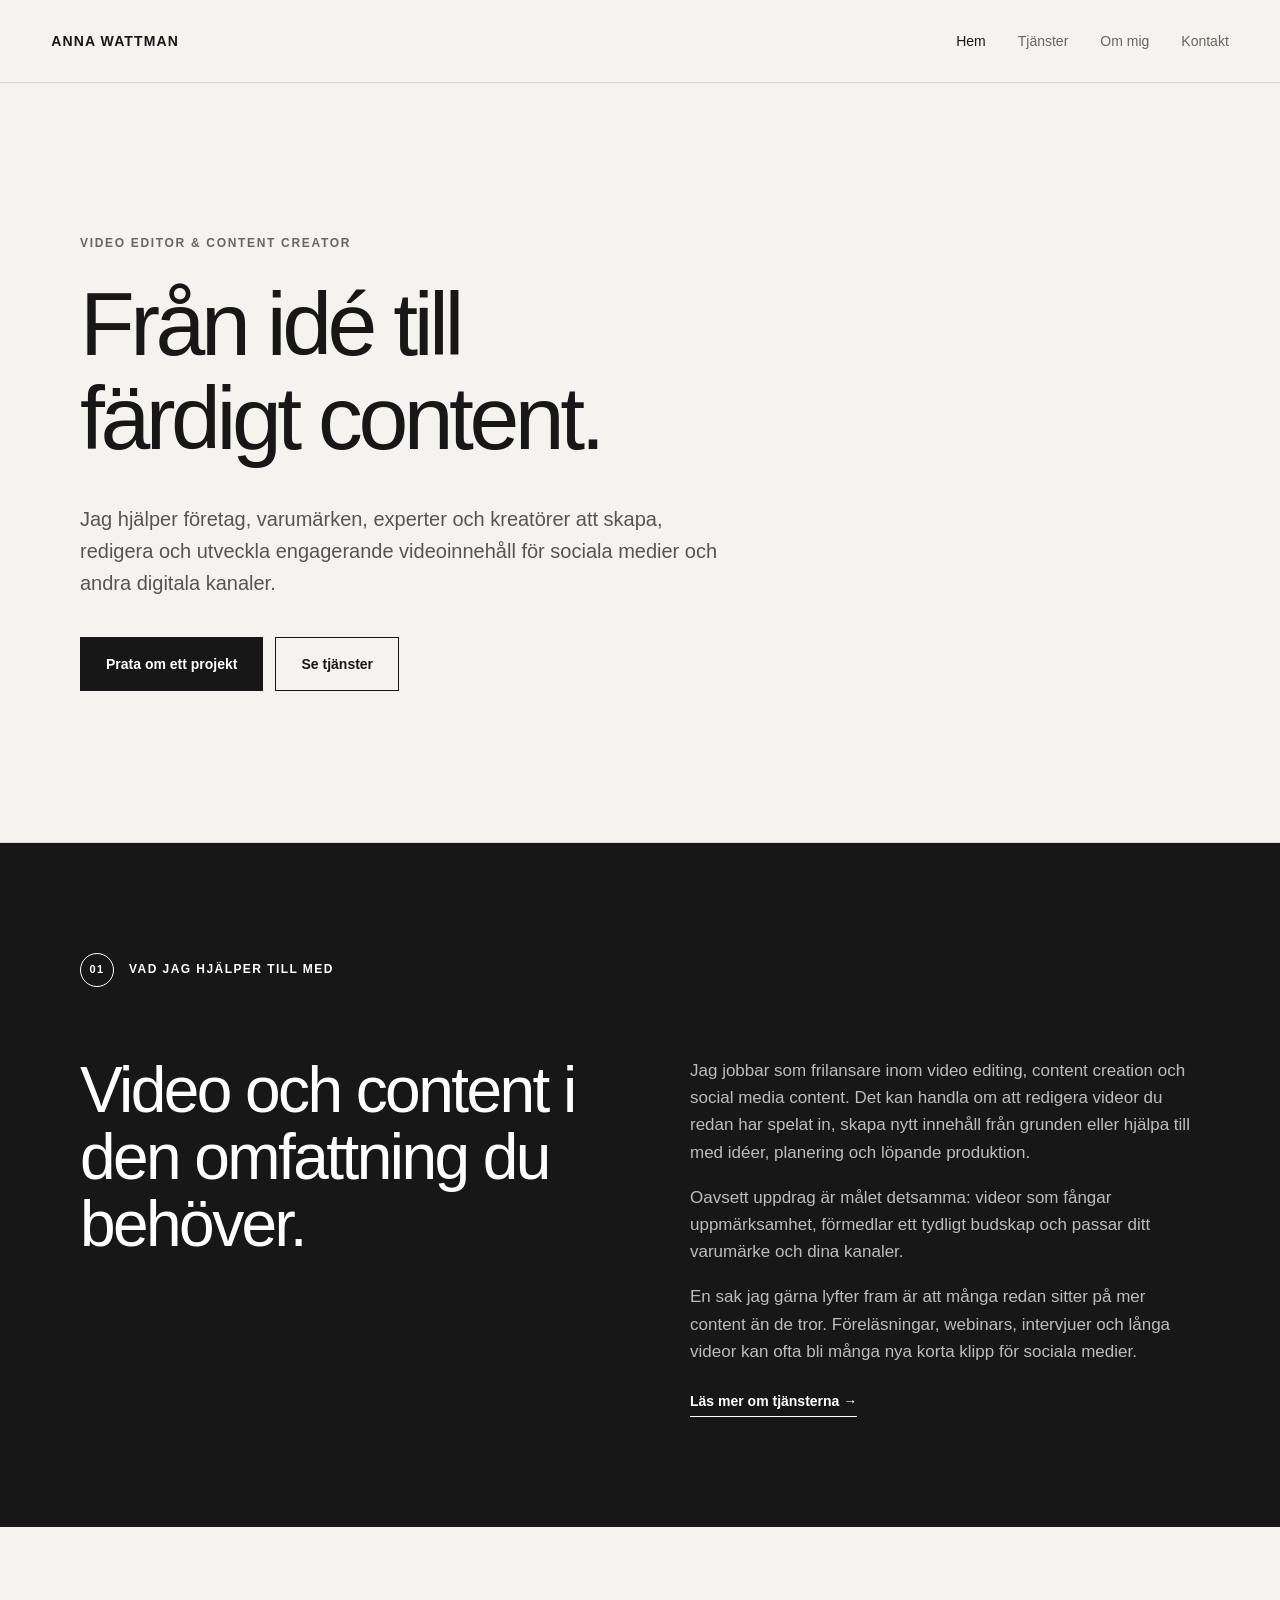
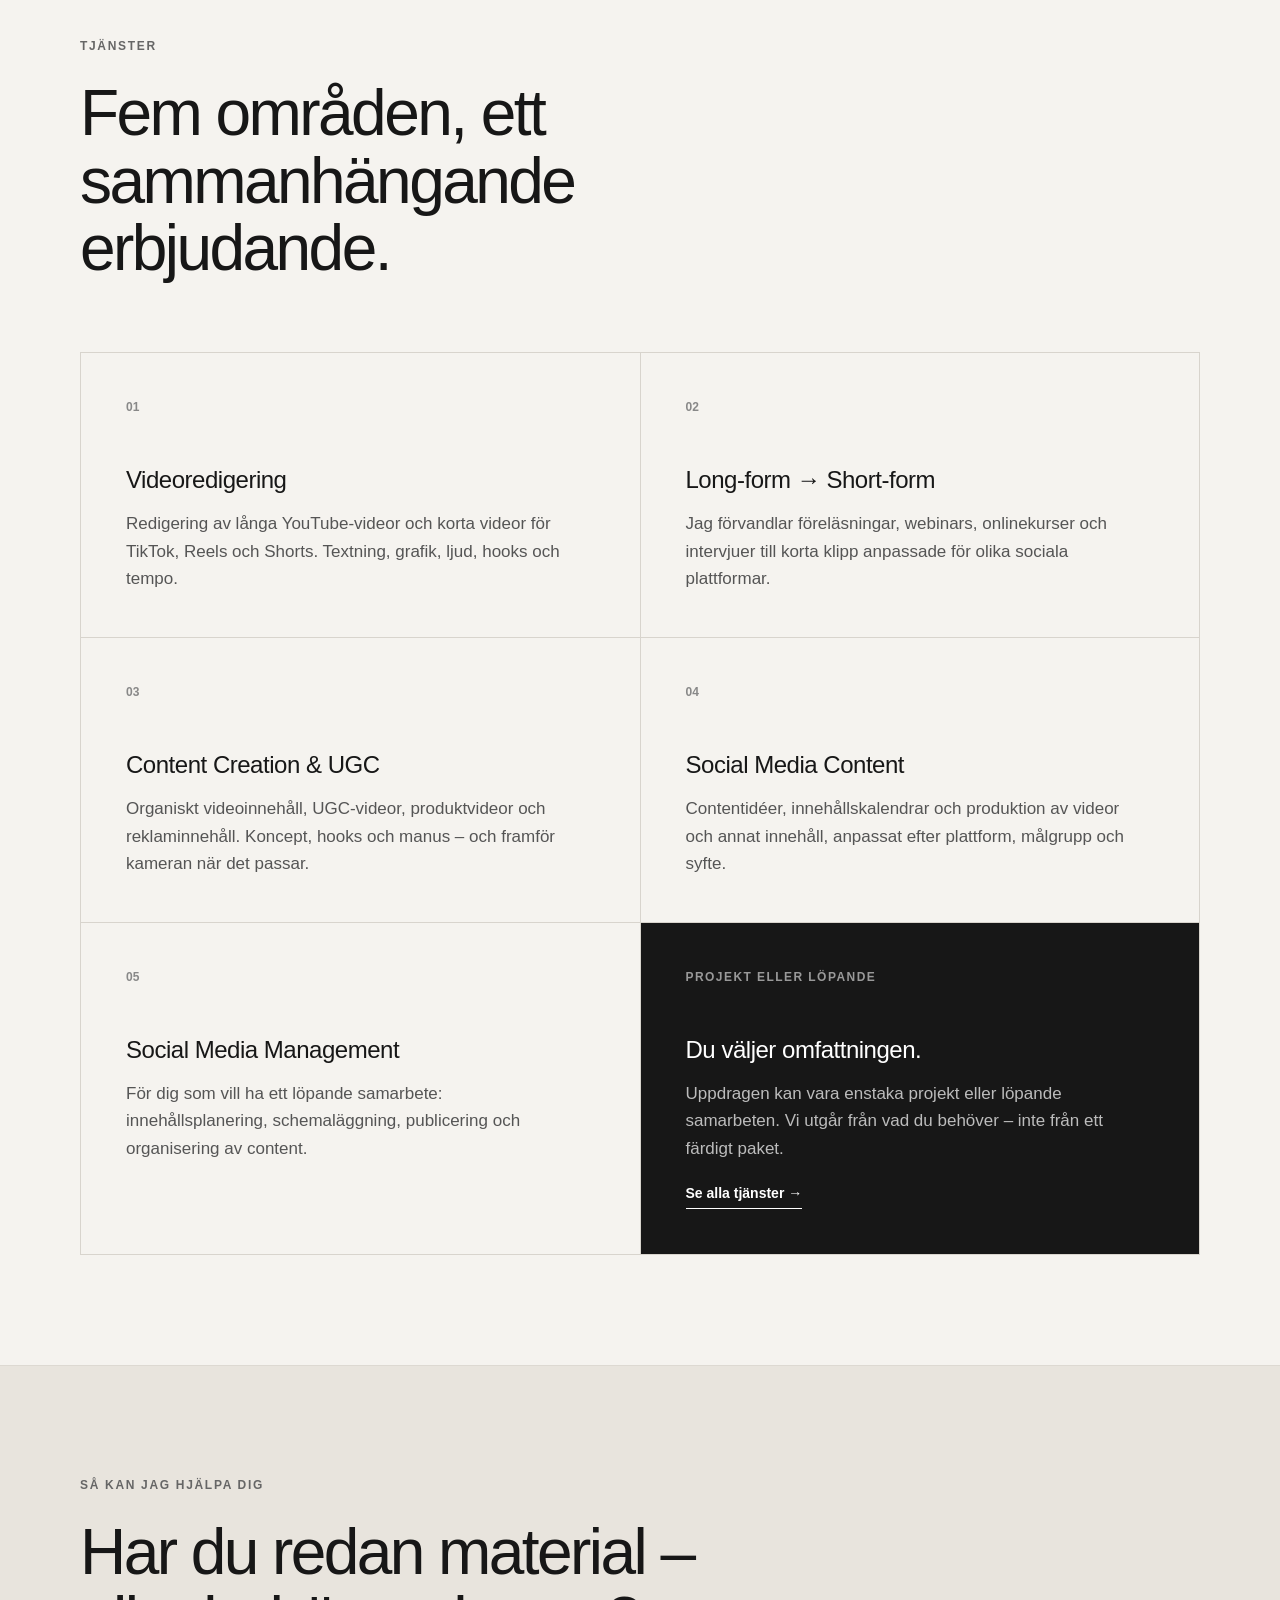
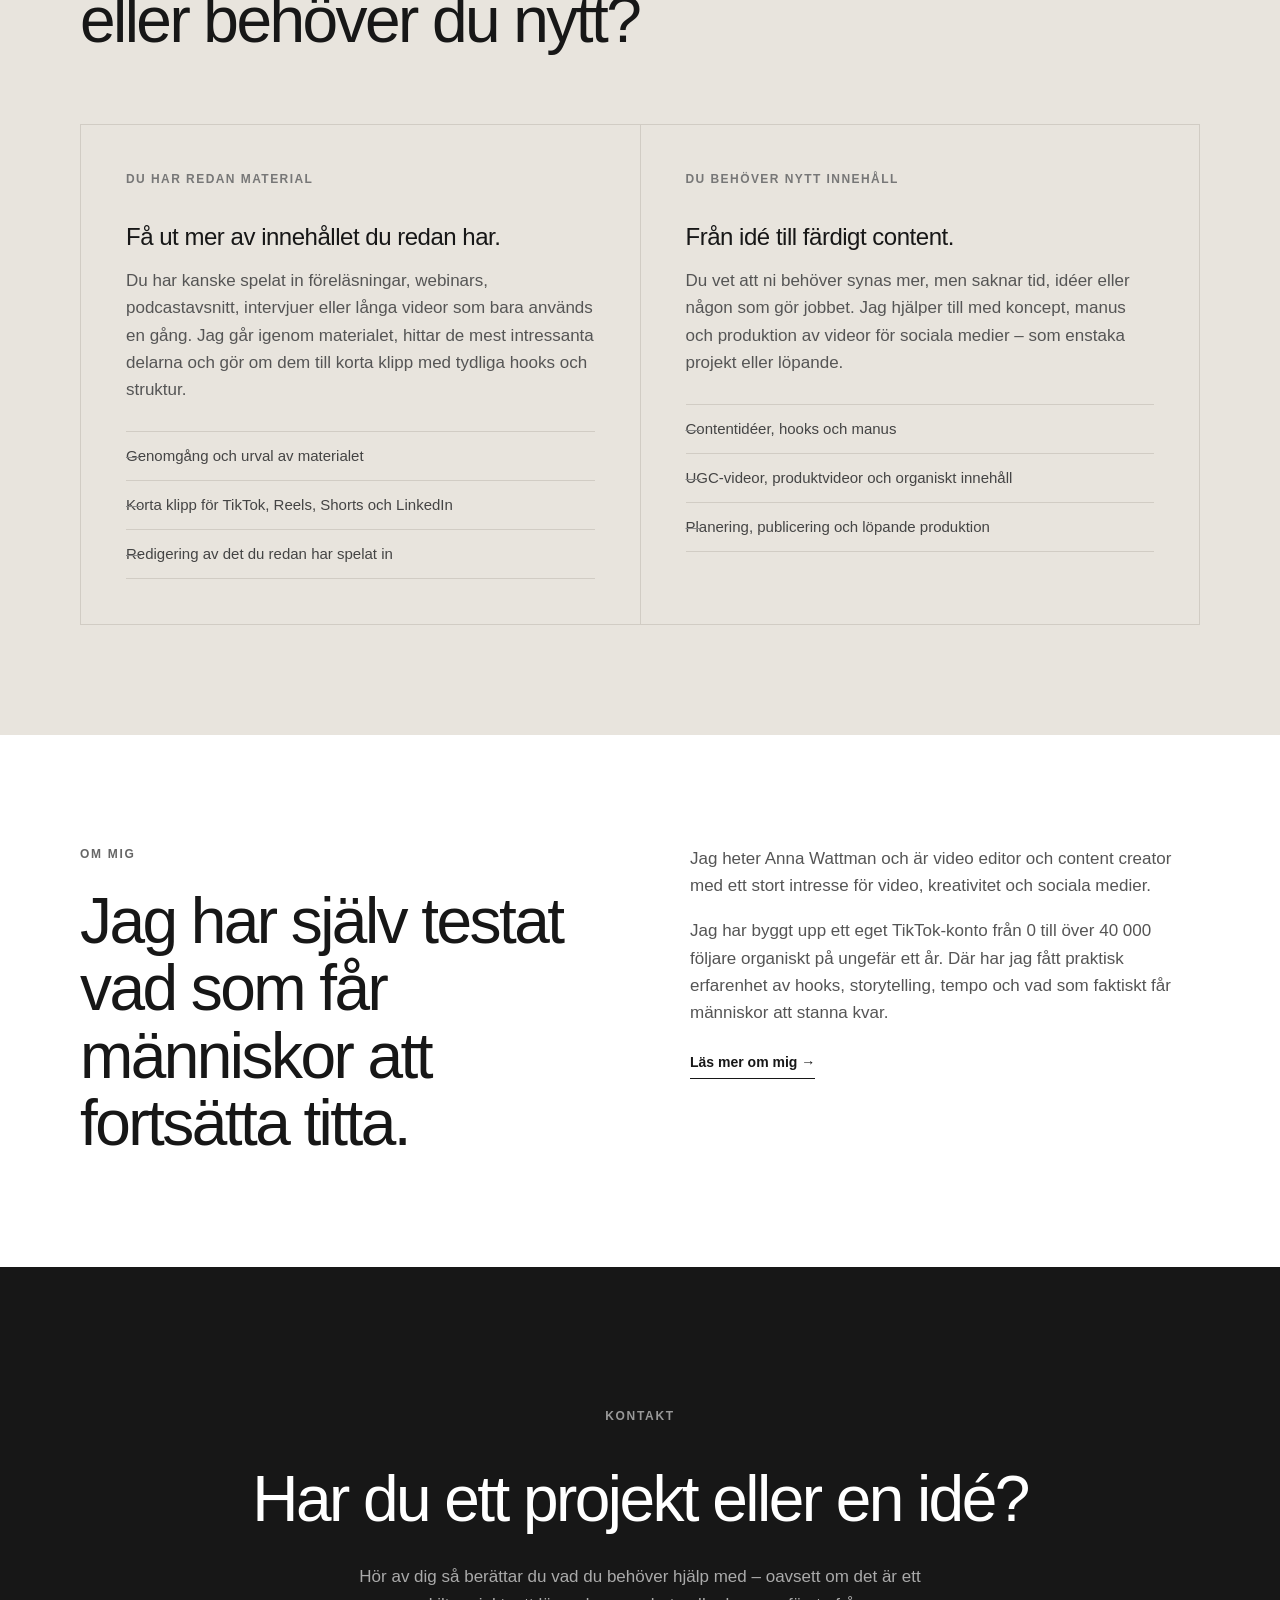
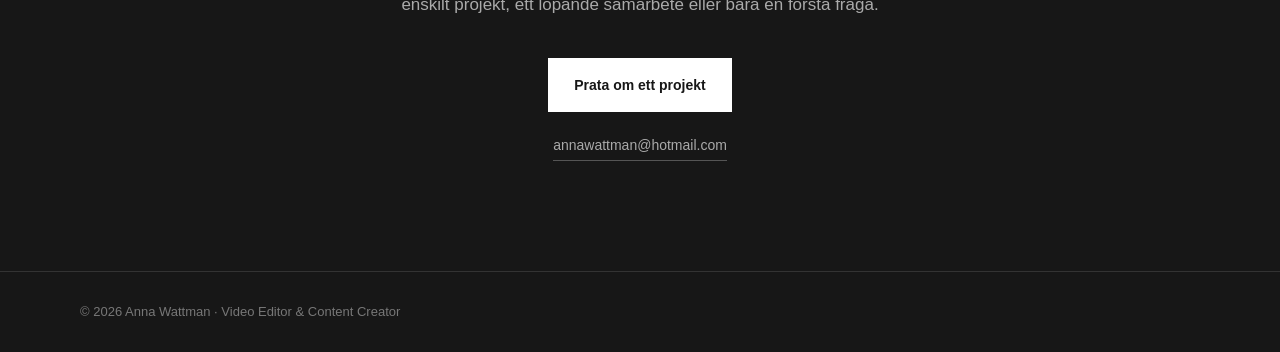
<file: index.html>
<!DOCTYPE html>
<html lang="sv">
<head>
    <meta charset="UTF-8">
    <meta name="viewport" content="width=device-width, initial-scale=1.0">
    <title>Video Editor & Content Creator | Anna Wattman</title>
    <meta name="description" content="Anna Wattman är frilansande video editor och content creator. Hjälper företag, varumärken, experter och kreatörer med videoredigering, content repurposing, UGC och innehåll för sociala medier.">
    <meta name="robots" content="index, follow">
    <meta property="og:title" content="Anna Wattman | Video Editor & Content Creator">
    <meta property="og:description" content="Videoredigering, content creation, UGC och sociala medier. Från idé till färdigt content – eller mer ut av det du redan har.">
    <meta property="og:type" content="website">
    <meta property="og:locale" content="sv_SE">
    <link rel="stylesheet" href="style.css?v=2">
</head>

<body>

<header class="navbar">
    <div class="nav-container">
        <a href="index.html" class="logo">ANNA WATTMAN</a>

        <nav>
            <a href="index.html" class="active">Hem</a>
            <a href="tjanster.html">Tjänster</a>
            <a href="about.html">Om mig</a>
            <a href="#kontakt">Kontakt</a>
        </nav>
    </div>
</header>


<main>

    <!-- HERO -->
    <section class="hero">
        <div class="container">

            <p class="eyebrow">VIDEO EDITOR & CONTENT CREATOR</p>

            <h1>
                Från idé till<br>
                färdigt content.
            </h1>

            <p class="hero-text">
                Jag hjälper företag, varumärken, experter och
                kreatörer att skapa, redigera och utveckla
                engagerande videoinnehåll för sociala medier
                och andra digitala kanaler.
            </p>

            <div class="hero-buttons">
                <a href="#kontakt" class="button">
                    Prata om ett projekt
                </a>

                <a href="tjanster.html" class="button button-secondary">
                    Se tjänster
                </a>
            </div>

        </div>
    </section>


    <!-- INTRO -->
    <section class="intro-section">
        <div class="container">

            <div class="section-label">
                <span>01</span>
                VAD JAG HJÄLPER TILL MED
            </div>

            <div class="two-column">

                <div>
                    <h2>
                        Video och content
                        i den omfattning
                        du behöver.
                    </h2>
                </div>

                <div>

                    <p>
                        Jag jobbar som frilansare inom video editing,
                        content creation och social media content.
                        Det kan handla om att redigera videor du
                        redan har spelat in, skapa nytt innehåll
                        från grunden eller hjälpa till med idéer,
                        planering och löpande produktion.
                    </p>

                    <p>
                        Oavsett uppdrag är målet detsamma: videor
                        som fångar uppmärksamhet, förmedlar ett
                        tydligt budskap och passar ditt varumärke
                        och dina kanaler.
                    </p>

                    <p>
                        En sak jag gärna lyfter fram är att många
                        redan sitter på mer content än de tror.
                        Föreläsningar, webinars, intervjuer och
                        långa videor kan ofta bli många nya korta
                        klipp för sociala medier.
                    </p>

                    <a href="tjanster.html" class="text-link">
                        Läs mer om tjänsterna →
                    </a>

                </div>

            </div>
        </div>
    </section>


    <!-- SERVICES -->
    <section class="services-preview">
        <div class="container">

            <p class="eyebrow">TJÄNSTER</p>

            <h2>
                Fem områden, ett sammanhängande erbjudande.
            </h2>

            <div class="service-preview-grid">

                <!-- 01 -->
                <div class="service-card">
                    <span>01</span>

                    <h3>Videoredigering</h3>

                    <p>
                        Redigering av långa YouTube-videor och
                        korta videor för TikTok, Reels och Shorts.
                        Textning, grafik, ljud, hooks och tempo.
                    </p>
                </div>


                <!-- 02 -->
                <div class="service-card">
                    <span>02</span>

                    <h3>Long-form → <span class="nobr">Short-form</span></h3>

                    <p>
                        Jag förvandlar föreläsningar, webinars,
                        onlinekurser och intervjuer till korta klipp
                        anpassade för olika sociala plattformar.
                    </p>
                </div>


                <!-- 03 -->
                <div class="service-card">
                    <span>03</span>

                    <h3>Content Creation & UGC</h3>

                    <p>
                        Organiskt videoinnehåll, UGC-videor,
                        produktvideor och reklaminnehåll. Koncept,
                        hooks och manus – och framför kameran när
                        det passar.
                    </p>
                </div>


                <!-- 04 -->
                <div class="service-card">
                    <span>04</span>

                    <h3>Social Media Content</h3>

                    <p>
                        Contentidéer, innehållskalendrar och
                        produktion av videor och annat innehåll,
                        anpassat efter plattform, målgrupp och syfte.
                    </p>
                </div>


                <!-- 05 -->
                <div class="service-card">
                    <span>05</span>

                    <h3>Social Media Management</h3>

                    <p>
                        För dig som vill ha ett löpande samarbete:
                        innehållsplanering, schemaläggning,
                        publicering och organisering av content.
                    </p>
                </div>


                <!-- NOTE -->
                <div class="service-card service-card-note">
                    <span>PROJEKT ELLER LÖPANDE</span>

                    <h3>Du väljer omfattningen.</h3>

                    <p>
                        Uppdragen kan vara enstaka projekt eller
                        löpande samarbeten. Vi utgår från vad du
                        behöver – inte från ett färdigt paket.
                    </p>

                    <a href="tjanster.html" class="text-link">
                        Se alla tjänster →
                    </a>
                </div>

            </div>

        </div>
    </section>


    <!-- TWO PATHS -->
    <section class="why-section">
        <div class="container">

            <p class="eyebrow">SÅ KAN JAG HJÄLPA DIG</p>

            <h2>
                Har du redan material
                – eller behöver du nytt?
            </h2>

            <div class="paths-grid dash-list">

                <div class="path">

                    <p class="path-label">Du har redan material</p>

                    <h3>Få ut mer av innehållet du redan har.</h3>

                    <p>
                        Du har kanske spelat in föreläsningar,
                        webinars, podcastavsnitt, intervjuer eller
                        långa videor som bara används en gång.
                        Jag går igenom materialet, hittar de mest
                        intressanta delarna och gör om dem till
                        korta klipp med tydliga hooks och struktur.
                    </p>

                    <ul>
                        <li>Genomgång och urval av materialet</li>
                        <li>Korta klipp för TikTok, Reels, Shorts och LinkedIn</li>
                        <li>Redigering av det du redan har spelat in</li>
                    </ul>

                </div>


                <div class="path">

                    <p class="path-label">Du behöver nytt innehåll</p>

                    <h3>Från idé till färdigt content.</h3>

                    <p>
                        Du vet att ni behöver synas mer, men saknar
                        tid, idéer eller någon som gör jobbet. Jag
                        hjälper till med koncept, manus och
                        produktion av videor för sociala medier –
                        som enstaka projekt eller löpande.
                    </p>

                    <ul>
                        <li>Contentidéer, hooks och manus</li>
                        <li>UGC-videor, produktvideor och organiskt innehåll</li>
                        <li>Planering, publicering och löpande produktion</li>
                    </ul>

                </div>

            </div>

        </div>
    </section>


    <!-- ABOUT -->
    <section class="about-preview">
        <div class="container">

            <div class="two-column">

                <div>

                    <p class="eyebrow">OM MIG</p>

                    <h2>
                        Jag har själv testat
                        vad som får människor
                        att fortsätta titta.
                    </h2>

                </div>

                <div>

                    <p>
                        Jag heter Anna Wattman och är video editor
                        och content creator med ett stort intresse
                        för video, kreativitet och sociala medier.
                    </p>

                    <p>
                        Jag har byggt upp ett eget TikTok-konto från
                        0 till över 40 000 följare organiskt på ungefär
                        ett år. Där har jag fått praktisk erfarenhet
                        av hooks, storytelling, tempo och vad som
                        faktiskt får människor att stanna kvar.
                    </p>

                    <a href="about.html" class="text-link">
                        Läs mer om mig →
                    </a>

                </div>

            </div>

        </div>
    </section>


    <!-- CONTACT -->
    <section class="cta-section" id="kontakt">
        <div class="container">

            <p class="eyebrow">KONTAKT</p>

            <h2>
                Har du ett projekt
                eller en idé?
            </h2>

            <p>
                Hör av dig så berättar du vad du behöver hjälp
                med – oavsett om det är ett enskilt projekt,
                ett löpande samarbete eller bara en första fråga.
            </p>

            <div class="cta-buttons">
                <a href="mailto:annawattman@hotmail.com" class="button">
                    Prata om ett projekt
                </a>

                <a href="mailto:annawattman@hotmail.com" class="cta-email">
                    annawattman@hotmail.com
                </a>
            </div>

        </div>
    </section>

</main>


<footer>
    <div class="container">
        <p>© 2026 Anna Wattman · Video Editor & Content Creator</p>
    </div>
</footer>


</body>
</html>
</file>
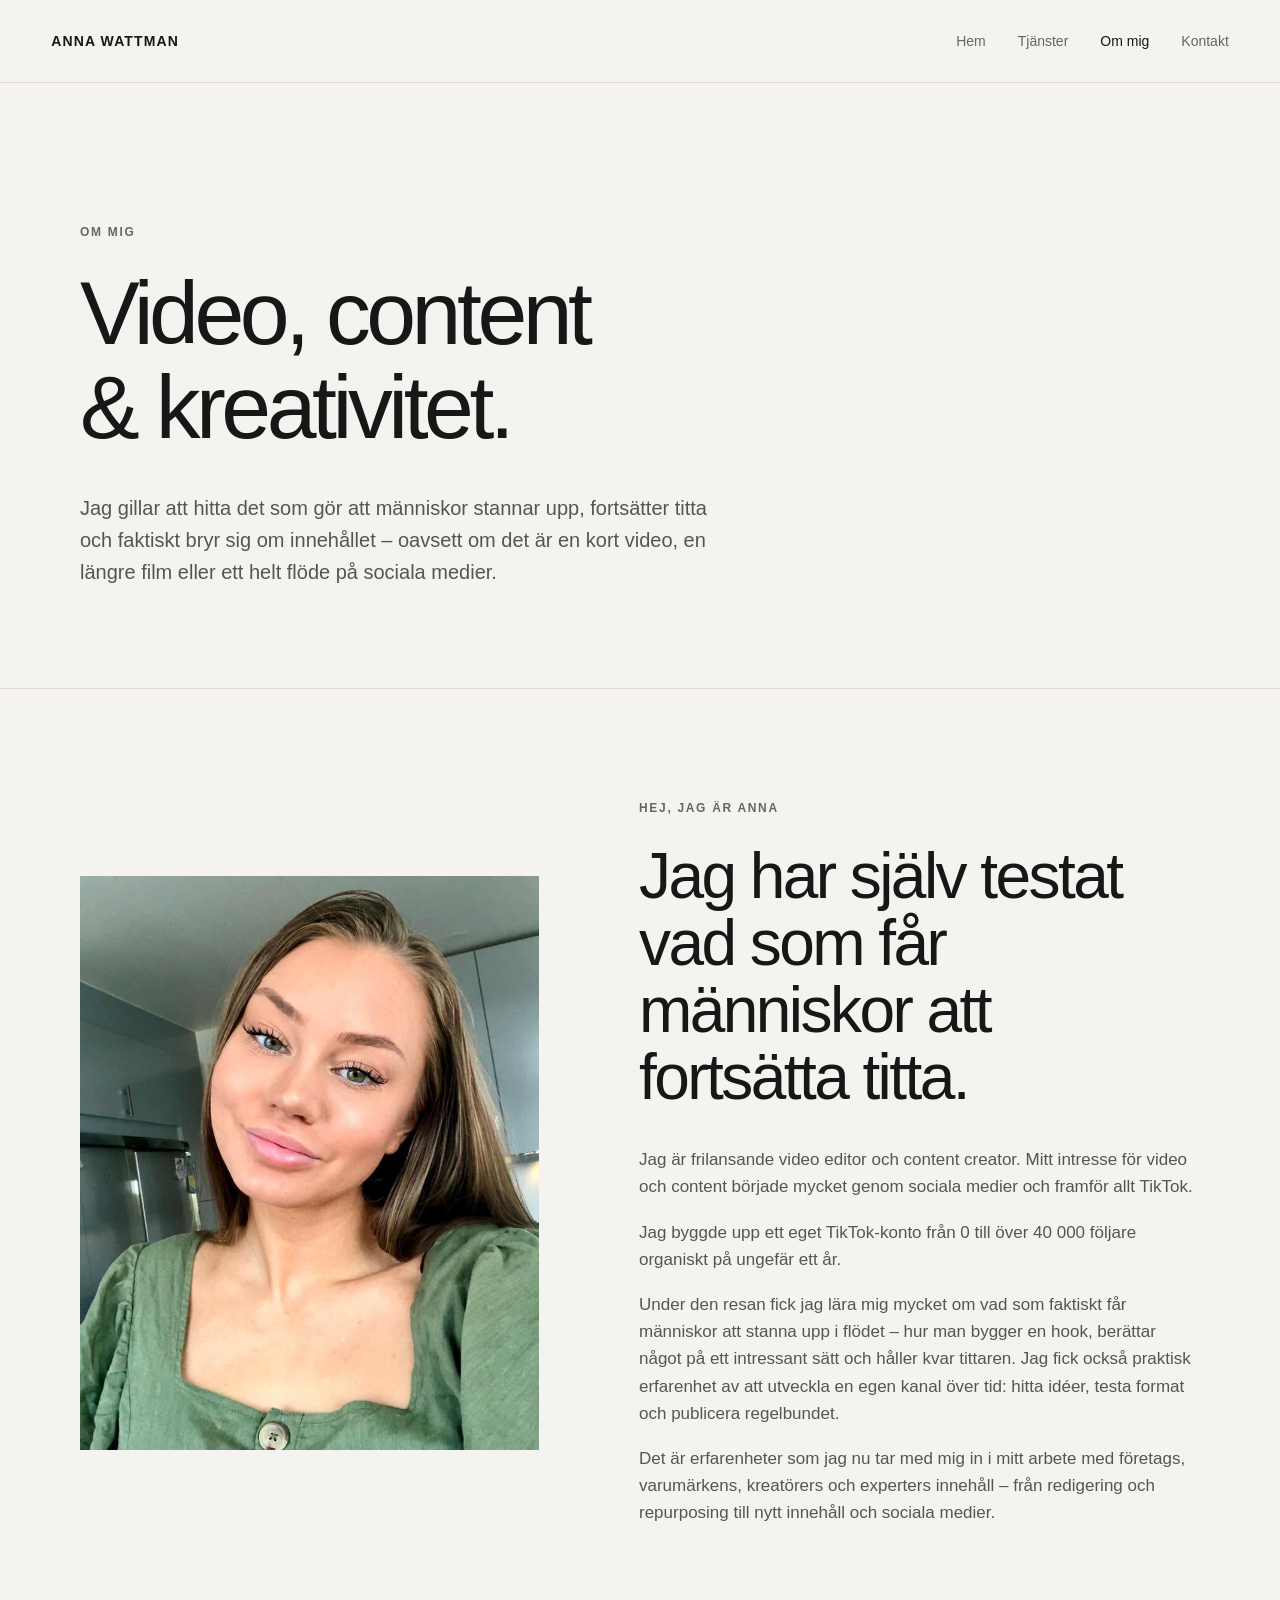
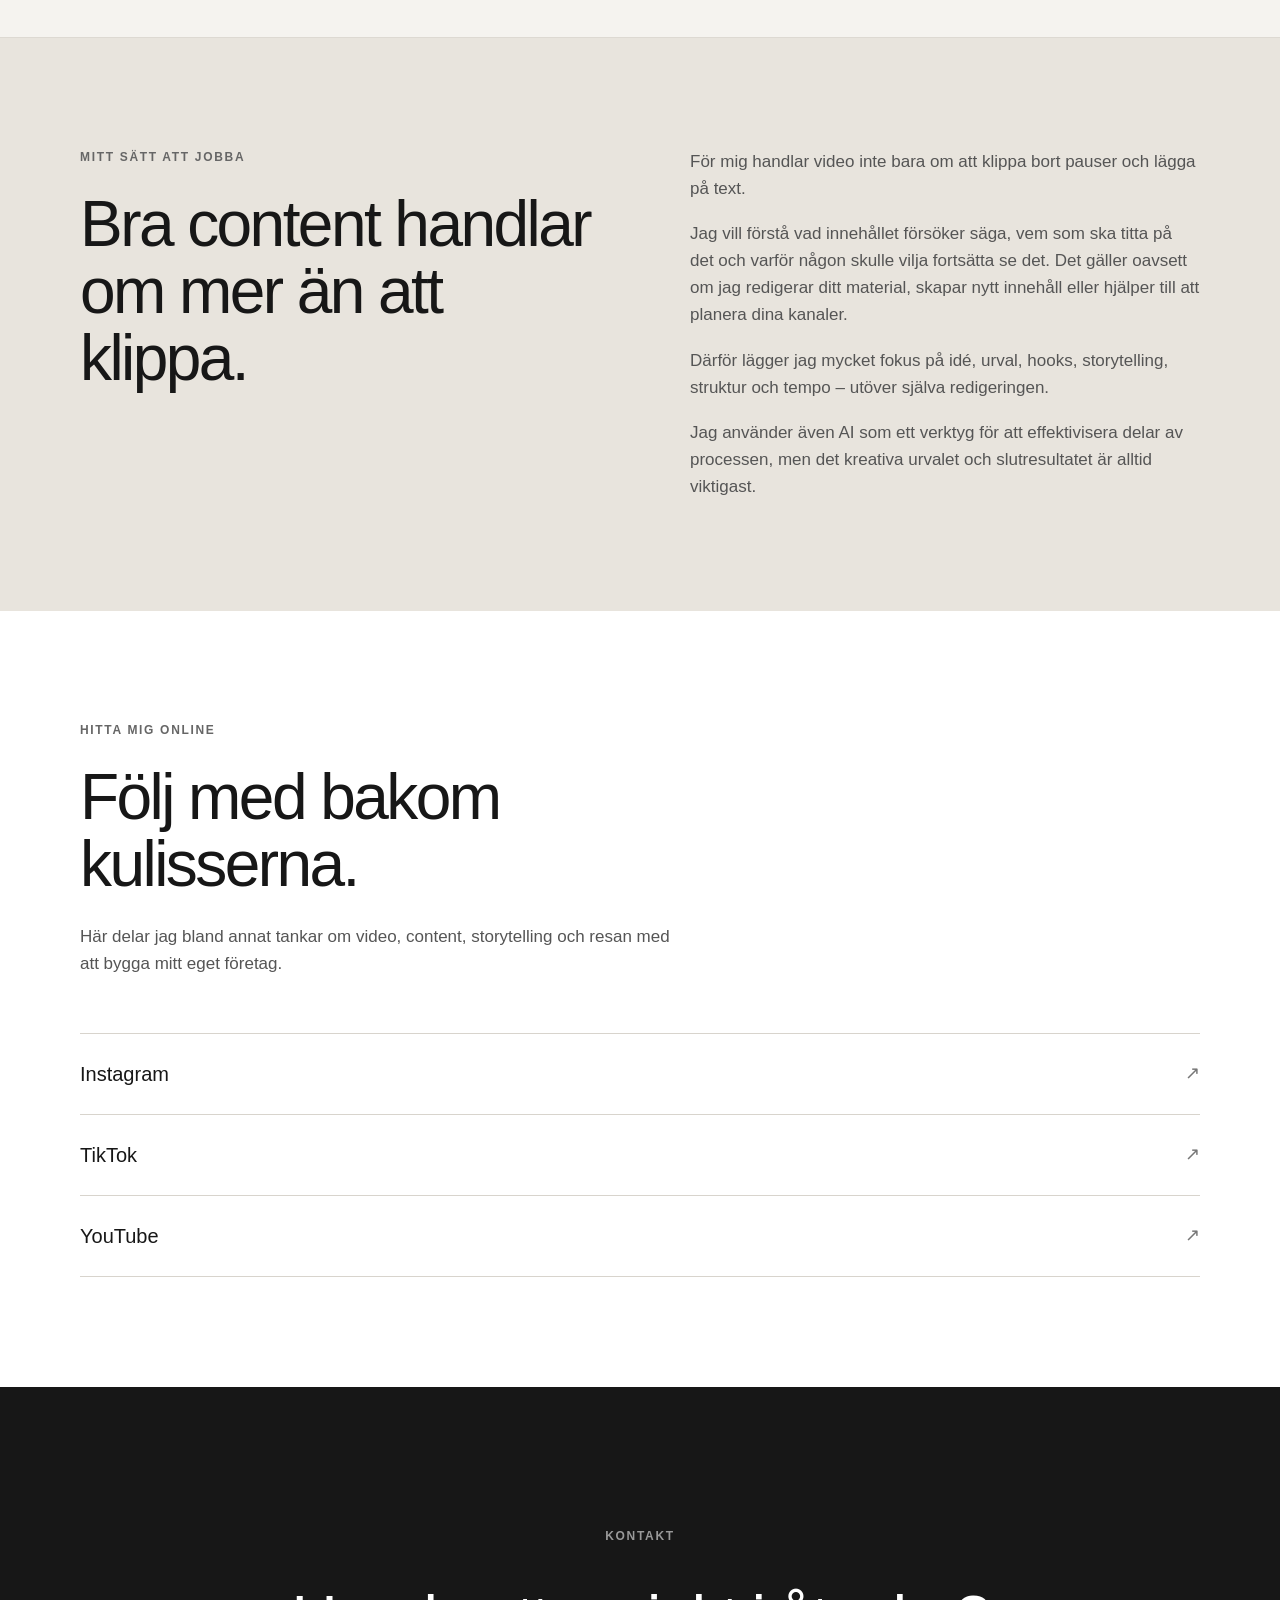
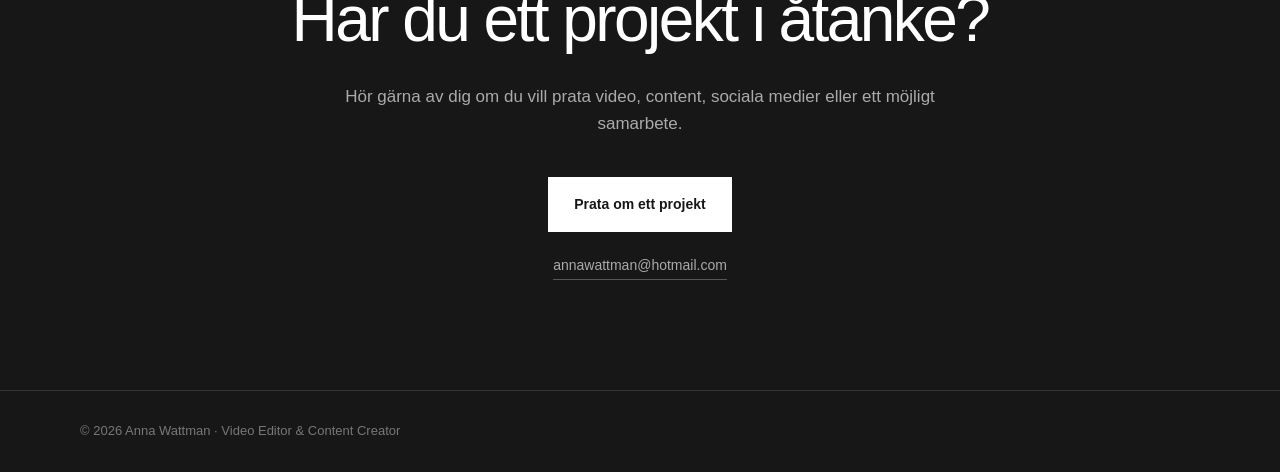
<file: about.html>
<!DOCTYPE html>
<html lang="sv">
<head>
    <meta charset="UTF-8">
    <meta name="viewport" content="width=device-width, initial-scale=1.0">
    <title>Om Anna Wattman | Video Editor & Content Creator</title>
    <meta name="description" content="Lär känna Anna Wattman, frilansande video editor och content creator med ett stort intresse för video, kreativitet och sociala medier. Har byggt ett eget TikTok-konto från 0 till över 40 000 följare organiskt.">
    <meta name="robots" content="index, follow">
    <meta property="og:title" content="Om Anna Wattman | Video Editor & Content Creator">
    <meta property="og:description" content="Video, content och sociala medier – läs mer om Anna, hennes bakgrund och hennes sätt att jobba.">
    <meta property="og:type" content="website">
    <meta property="og:locale" content="sv_SE">
    <link rel="stylesheet" href="style.css?v=2">
</head>

<body>

<header class="navbar">
    <div class="nav-container">

        <a href="index.html" class="logo">
            ANNA WATTMAN
        </a>

        <nav>
            <a href="index.html">Hem</a>
            <a href="tjanster.html">Tjänster</a>
            <a href="about.html" class="active">Om mig</a>
            <a href="index.html#kontakt">Kontakt</a>
        </nav>

    </div>
</header>


<main>

    <!-- HERO -->
    <section class="page-hero">
        <div class="container">

            <p class="eyebrow">OM MIG</p>

            <h1>
                Video, content<br>
                & kreativitet.
            </h1>

            <p class="hero-text">
                Jag gillar att hitta det som gör att människor
                stannar upp, fortsätter titta och faktiskt bryr sig
                om innehållet – oavsett om det är en kort video,
                en längre film eller ett helt flöde på sociala medier.
            </p>

        </div>
    </section>


    <!-- ABOUT -->
    <section class="about-main">
        <div class="container">

            <div class="about-grid">

                <!-- IMAGE -->
                <div class="about-image">
                    <img src="anna.jpg" alt="Anna Wattman – video editor och content creator">
                </div>


                <!-- TEXT -->
                <div class="about-text">

                    <p class="eyebrow">
                        HEJ, JAG ÄR ANNA
                    </p>

                    <h2>
                        Jag har själv testat
                        vad som får människor
                        att fortsätta titta.
                    </h2>

                    <p>
                        Jag är frilansande video editor och content
                        creator. Mitt intresse för video och content
                        började mycket genom sociala medier och
                        framför allt TikTok.
                    </p>

                    <p>
                        Jag byggde upp ett eget TikTok-konto från
                        0 till över 40 000 följare organiskt på
                        ungefär ett år.
                    </p>

                    <p>
                        Under den resan fick jag lära mig mycket om
                        vad som faktiskt får människor att stanna
                        upp i flödet – hur man bygger en hook,
                        berättar något på ett intressant sätt och
                        håller kvar tittaren. Jag fick också
                        praktisk erfarenhet av att utveckla en egen
                        kanal över tid: hitta idéer, testa format
                        och publicera regelbundet.
                    </p>

                    <p>
                        Det är erfarenheter som jag nu tar med mig
                        in i mitt arbete med företags, varumärkens,
                        kreatörers och experters innehåll – från
                        redigering och repurposing till nytt
                        innehåll och sociala medier.
                    </p>

                </div>

            </div>

        </div>
    </section>


    <!-- APPROACH -->
    <section class="why-section">

        <div class="container">

            <div class="two-column">

                <div>

                    <p class="eyebrow">
                        MITT SÄTT ATT JOBBA
                    </p>

                    <h2>
                        Bra content handlar
                        om mer än att klippa.
                    </h2>

                </div>


                <div>

                    <p>
                        För mig handlar video inte bara om att
                        klippa bort pauser och lägga på text.
                    </p>

                    <p>
                        Jag vill förstå vad innehållet försöker
                        säga, vem som ska titta på det och varför
                        någon skulle vilja fortsätta se det. Det
                        gäller oavsett om jag redigerar ditt
                        material, skapar nytt innehåll eller
                        hjälper till att planera dina kanaler.
                    </p>

                    <p>
                        Därför lägger jag mycket fokus på idé,
                        urval, hooks, storytelling, struktur och
                        tempo – utöver själva redigeringen.
                    </p>

                    <p>
                        Jag använder även AI som ett verktyg för att
                        effektivisera delar av processen, men det
                        kreativa urvalet och slutresultatet är alltid
                        viktigast.
                    </p>

                </div>

            </div>

        </div>

    </section>


    <!-- SOCIAL MEDIA -->
    <section class="social-section">

        <div class="container">

            <p class="eyebrow">
                HITTA MIG ONLINE
            </p>

            <h2>
                Följ med bakom kulisserna.
            </h2>

            <p class="social-intro">
                Här delar jag bland annat tankar om video, content,
                storytelling och resan med att bygga mitt eget
                företag.
            </p>


            <div class="social-links">

                <!-- Instagram -->
                <a
                    href="https://instagram.com/annawattman"
                    target="_blank"
                    rel="noopener noreferrer"
                    class="social-link"
                >
                    <span>Instagram</span>
                    <span>↗</span>
                </a>


                <!-- TikTok -->
                <a
                    href="https://www.tiktok.com/@annawattman"
                    target="_blank"
                    rel="noopener noreferrer"
                    class="social-link"
                >
                    <span>TikTok</span>
                    <span>↗</span>
                </a>


                <!-- YouTube -->
                <a
                    href="https://www.youtube.com/@annawattman"
                    target="_blank"
                    rel="noopener noreferrer"
                    class="social-link"
                >
                    <span>YouTube</span>
                    <span>↗</span>
                </a>

            </div>

        </div>

    </section>


    <!-- CTA -->
    <section class="cta-section" id="kontakt">

        <div class="container">

            <p class="eyebrow">
                KONTAKT
            </p>

            <h2>
                Har du ett projekt i åtanke?
            </h2>

            <p>
                Hör gärna av dig om du vill prata video,
                content, sociala medier eller ett möjligt
                samarbete.
            </p>

            <div class="cta-buttons">
                <a href="mailto:annawattman@hotmail.com" class="button">
                    Prata om ett projekt
                </a>

                <a href="mailto:annawattman@hotmail.com" class="cta-email">
                    annawattman@hotmail.com
                </a>
            </div>

        </div>

    </section>

</main>


<footer>

    <div class="container">

        <p>
            © 2026 Anna Wattman · Video Editor & Content Creator
        </p>

    </div>

</footer>


</body>
</html>
</file>
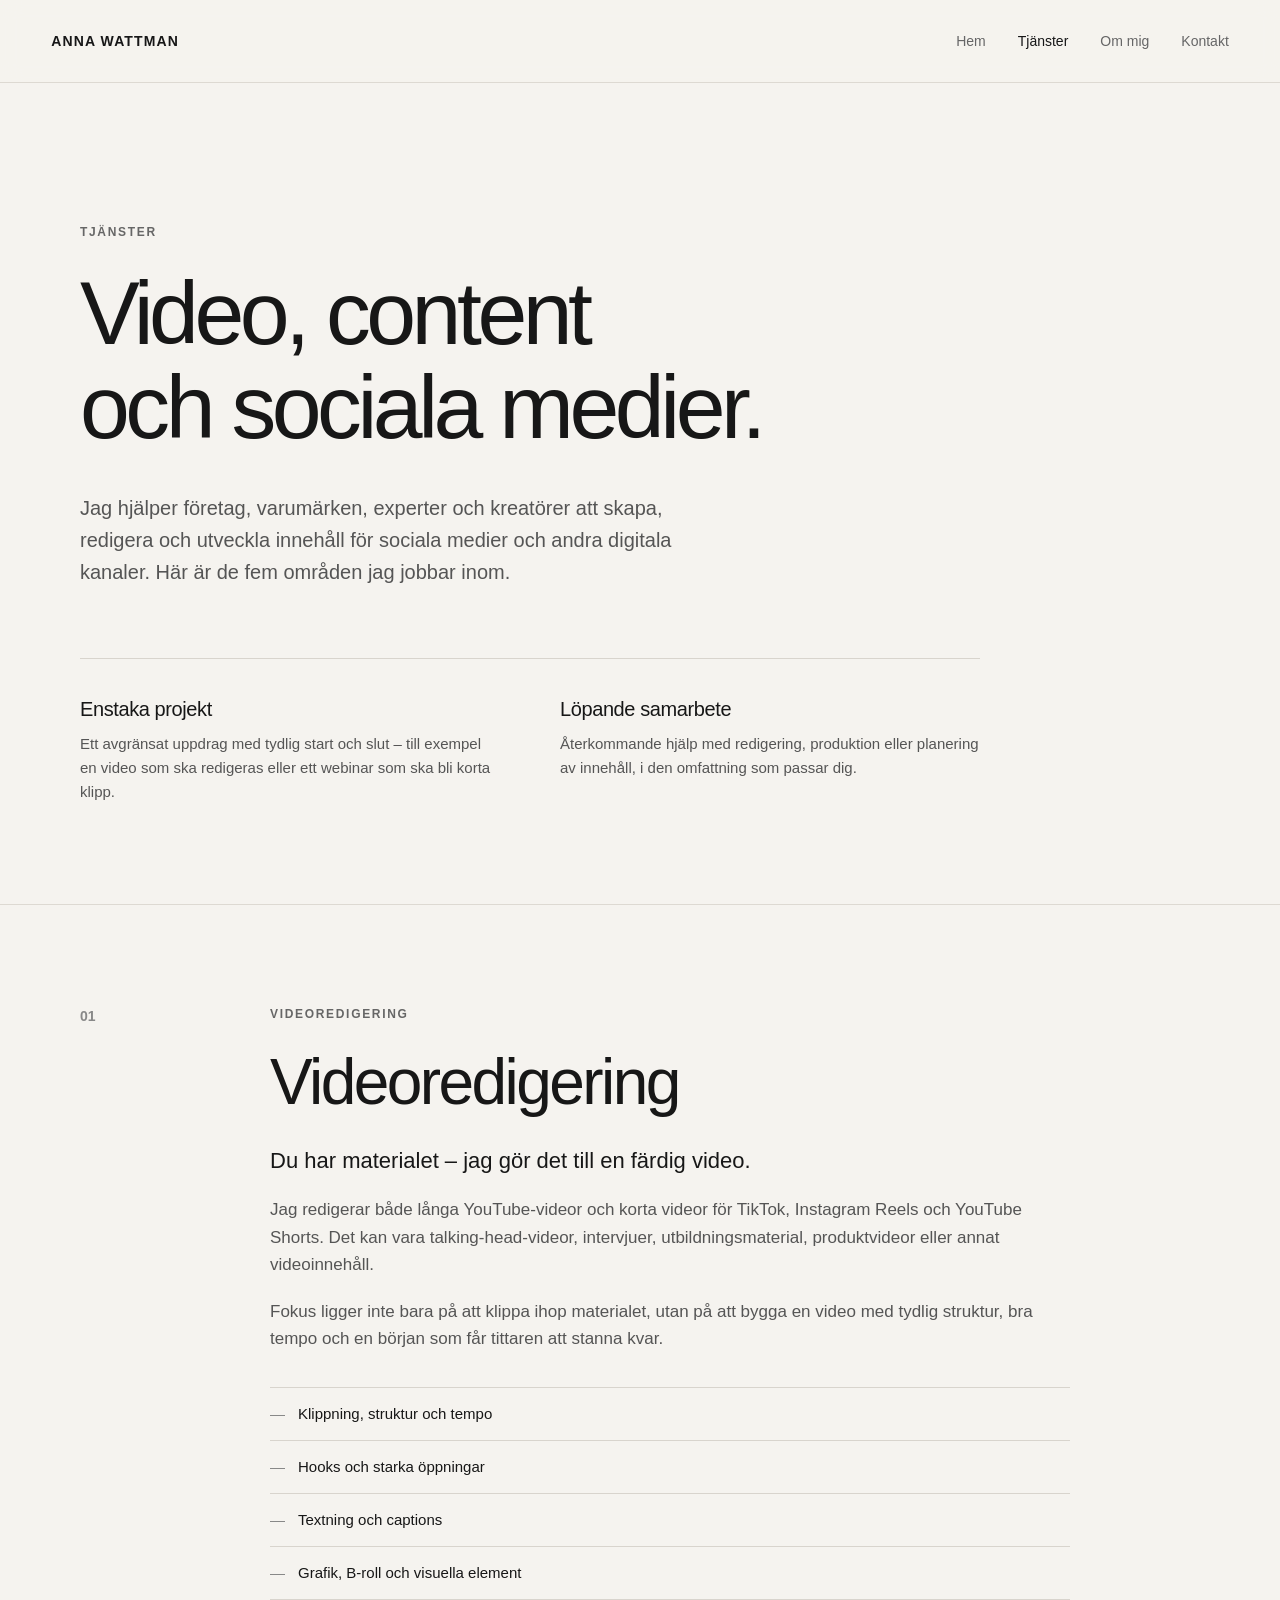
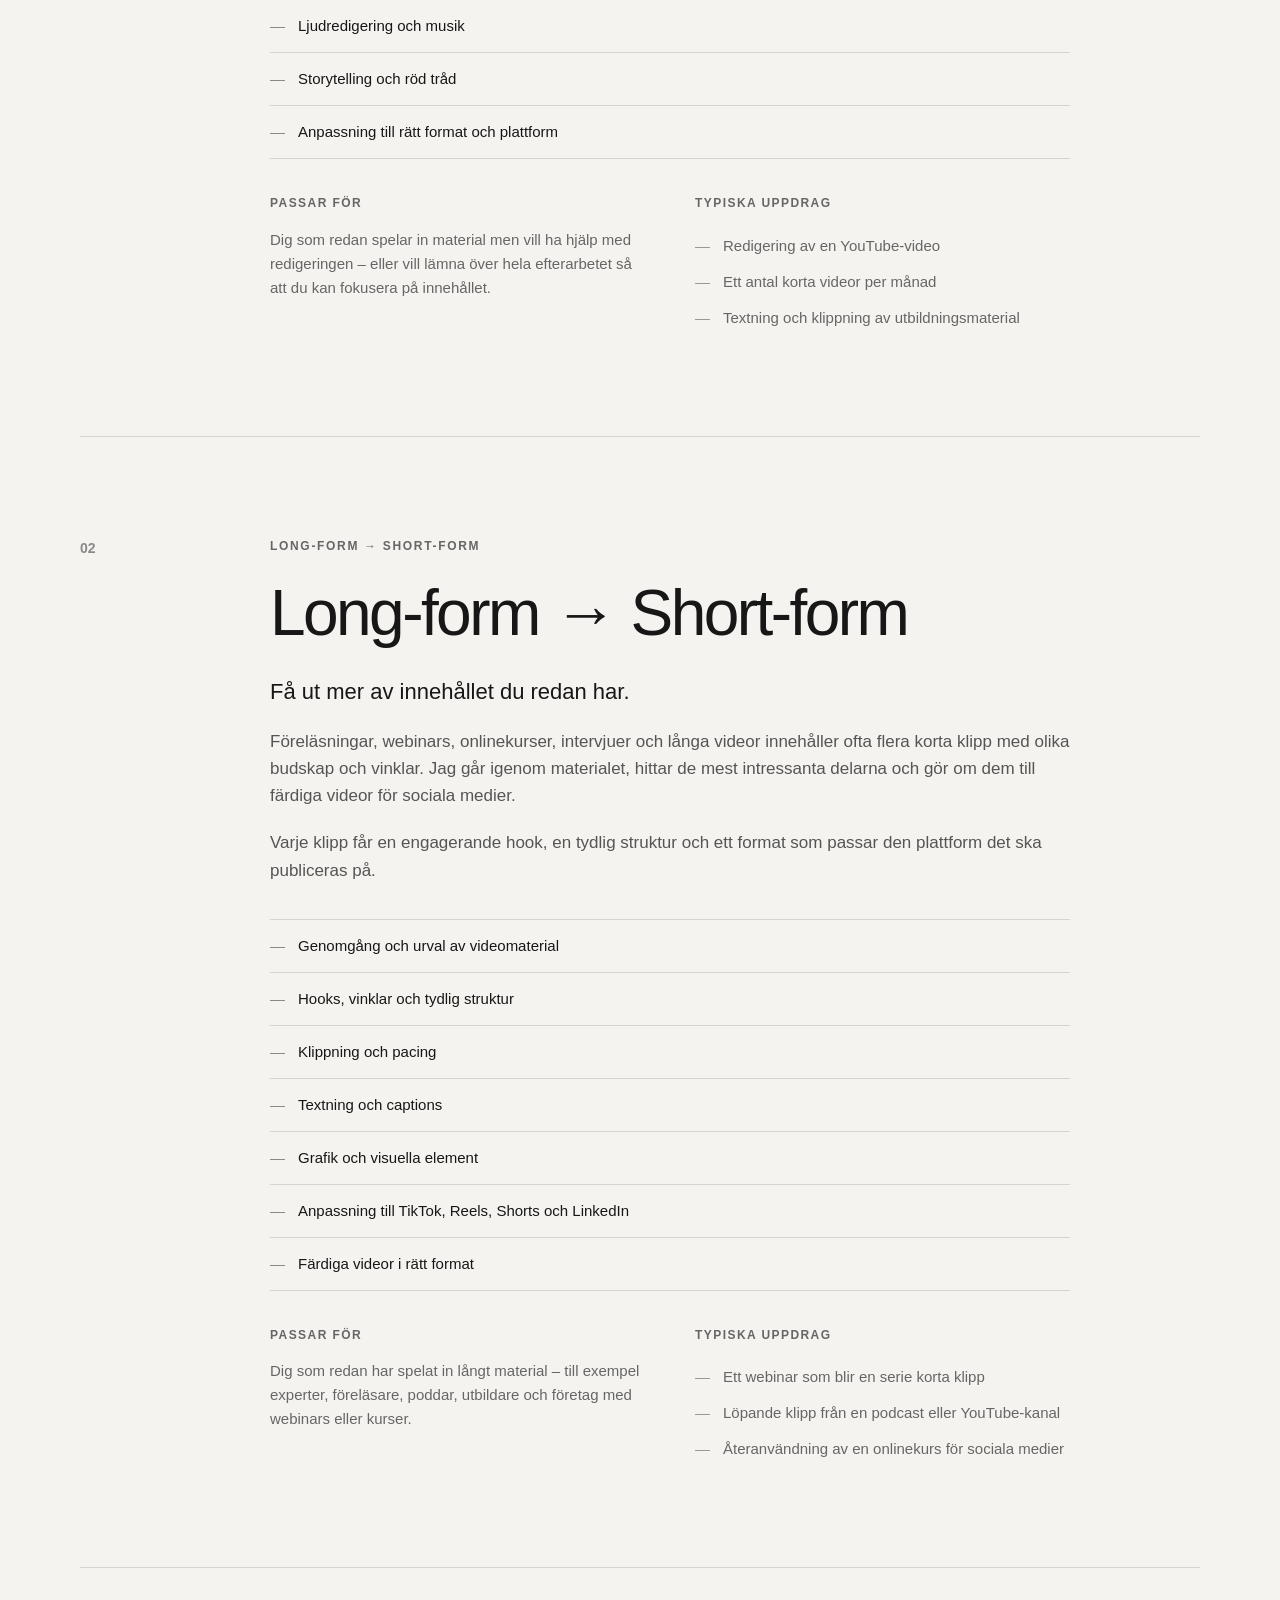
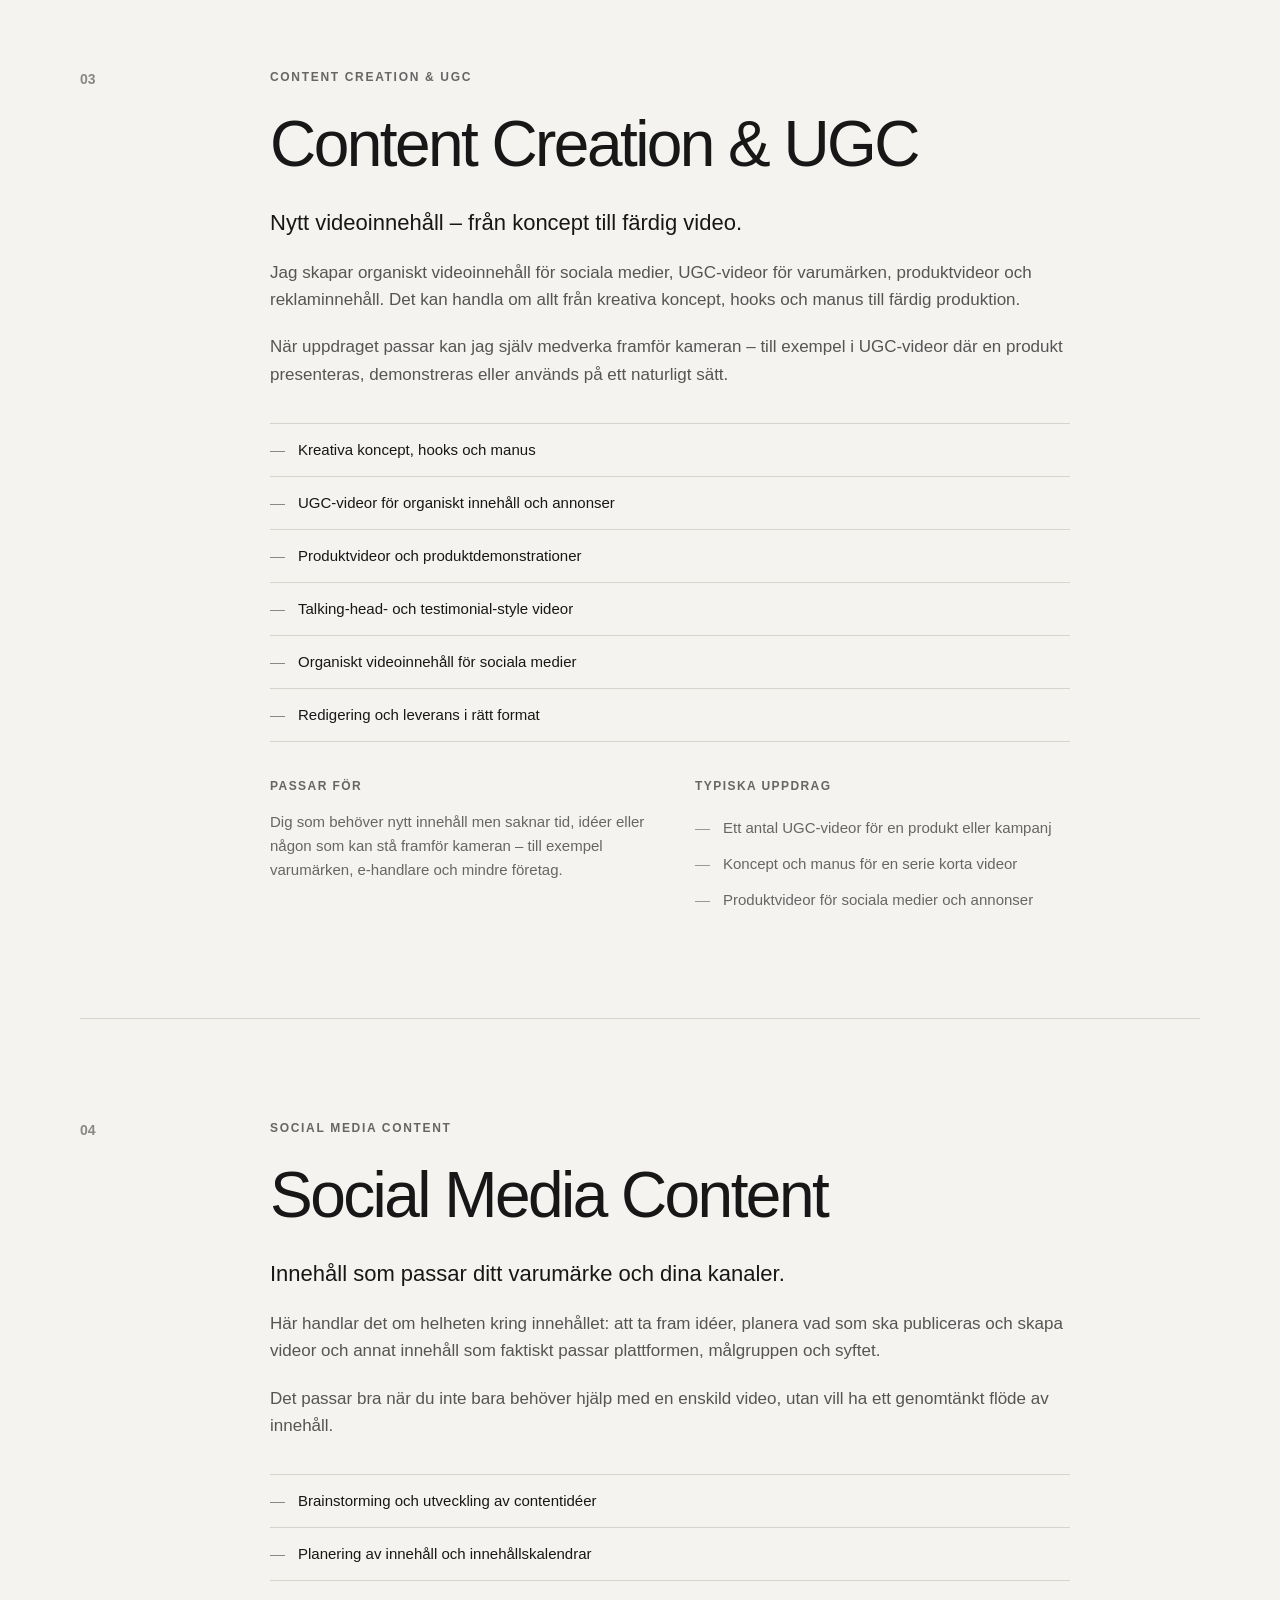
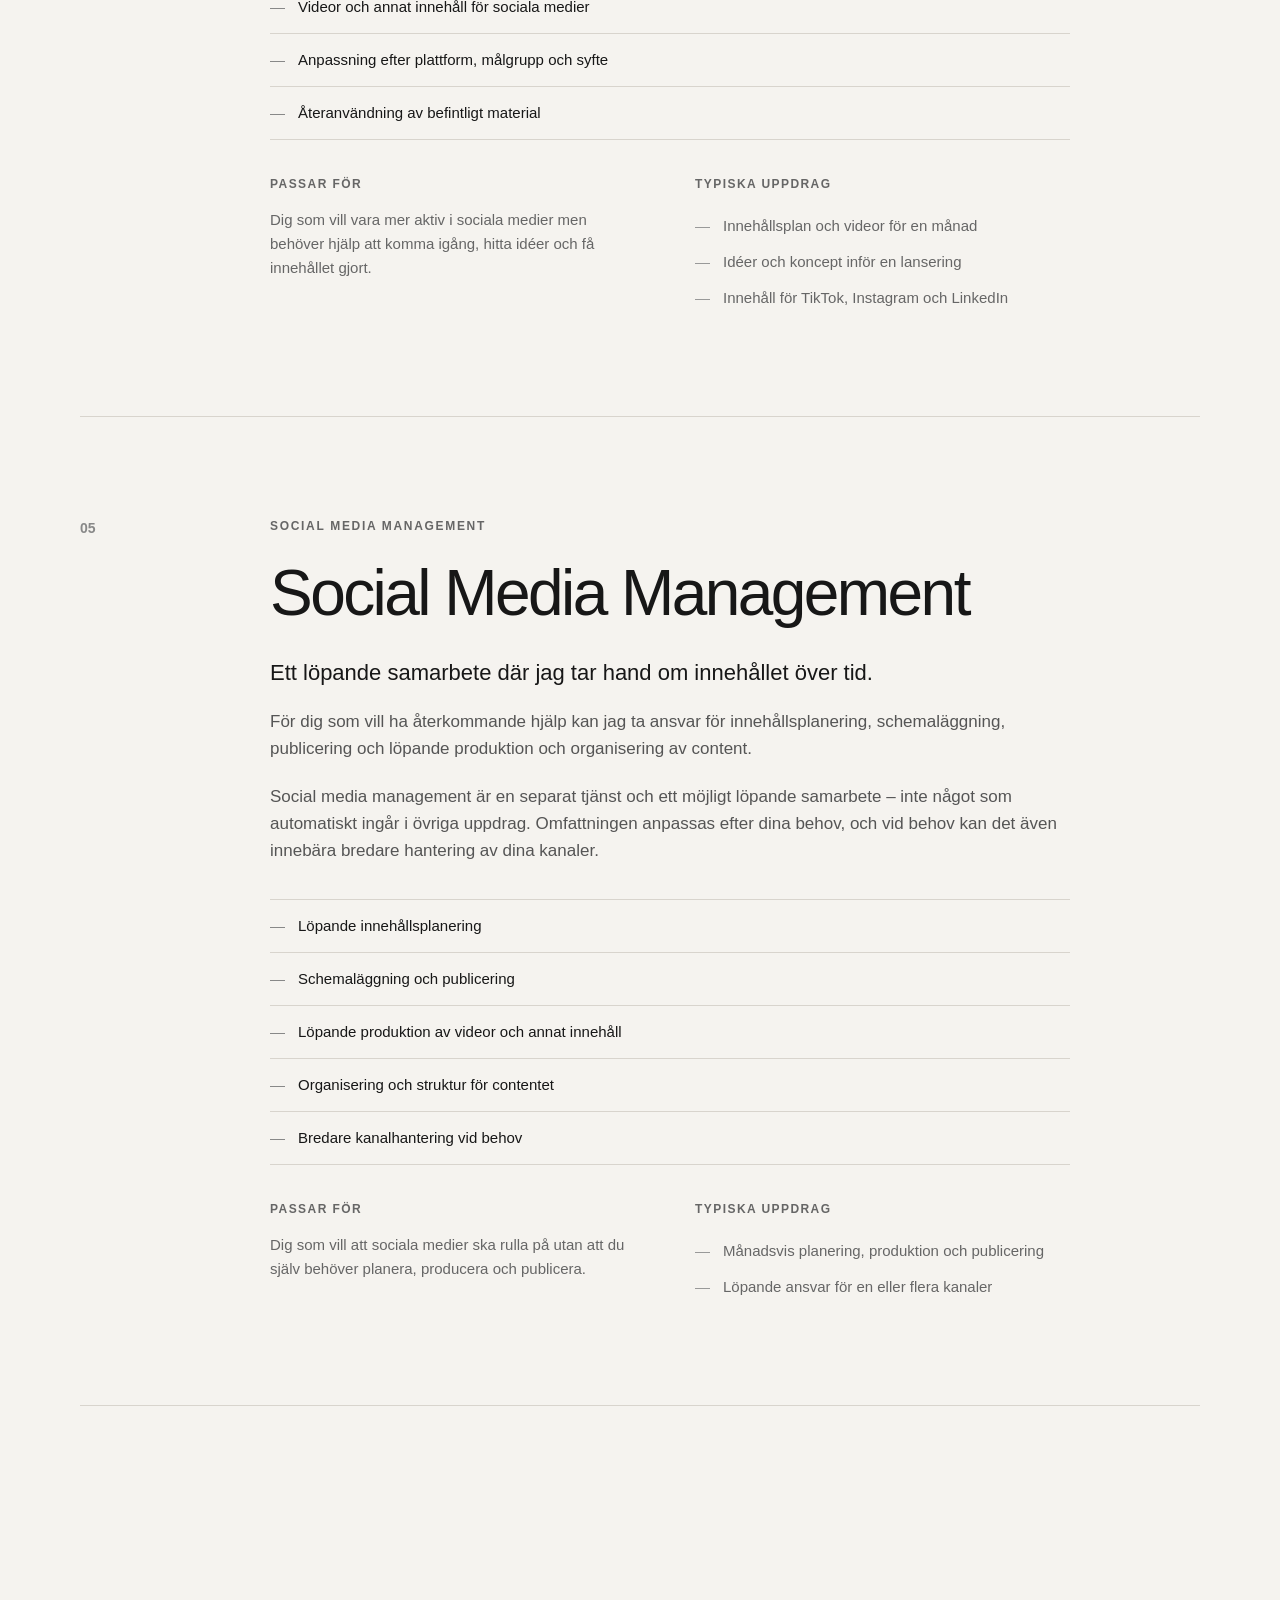
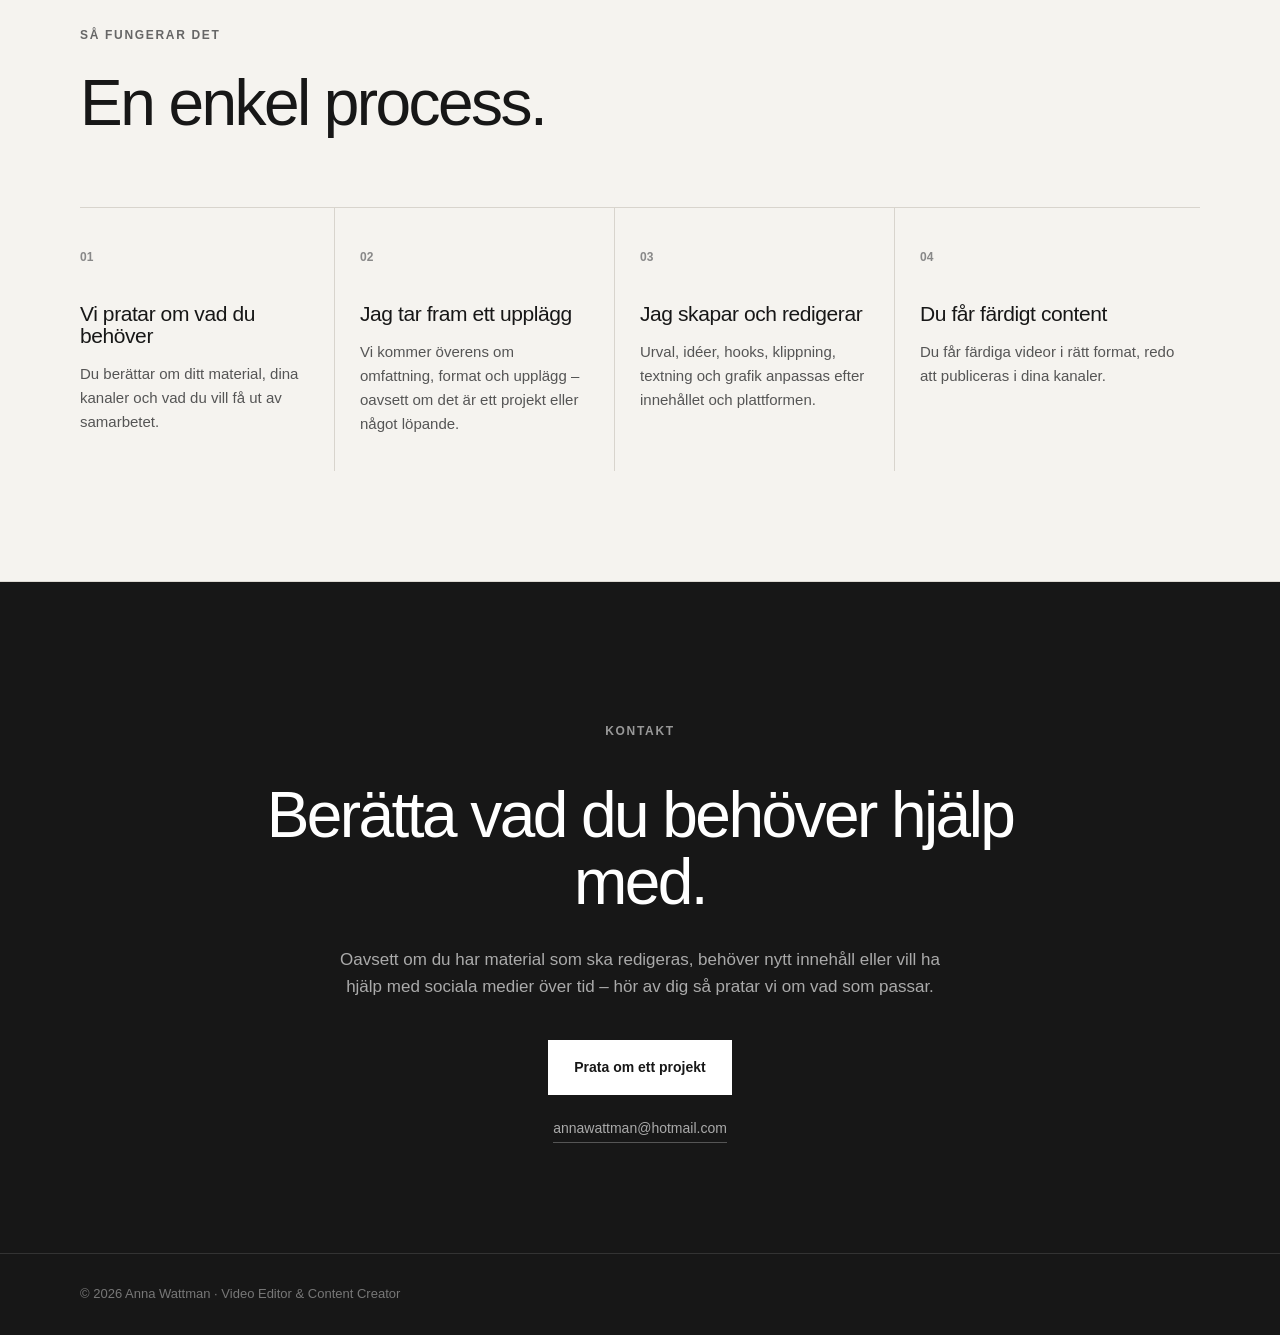
<file: tjanster.html>
<!DOCTYPE html>
<html lang="sv">
<head>
    <meta charset="UTF-8">
    <meta name="viewport" content="width=device-width, initial-scale=1.0">
    <title>Tjänster – Videoredigering, Content Creation & Sociala Medier | Anna Wattman</title>
    <meta name="description" content="Videoredigering, long-form till short-form, content creation och UGC, social media content och social media management. Enstaka projekt eller löpande samarbete med Anna Wattman.">
    <meta name="robots" content="index, follow">
    <meta property="og:title" content="Tjänster | Anna Wattman – Video Editor & Content Creator">
    <meta property="og:description" content="Fem tjänsteområden inom video och content: redigering, repurposing, UGC, social media content och management.">
    <meta property="og:type" content="website">
    <meta property="og:locale" content="sv_SE">
    <link rel="stylesheet" href="style.css?v=2">
</head>

<body>

<header class="navbar">
    <div class="nav-container">

        <a href="index.html" class="logo">
            ANNA WATTMAN
        </a>

        <nav>
            <a href="index.html">Hem</a>
            <a href="tjanster.html" class="active">Tjänster</a>
            <a href="about.html">Om mig</a>
            <a href="index.html#kontakt">Kontakt</a>
        </nav>

    </div>
</header>


<main>

    <!-- HERO -->
    <section class="page-hero">
        <div class="container">

            <p class="eyebrow">TJÄNSTER</p>

            <h1>
                Video, content<br>
                och sociala medier.
            </h1>

            <p class="hero-text">
                Jag hjälper företag, varumärken, experter och
                kreatörer att skapa, redigera och utveckla
                innehåll för sociala medier och andra digitala
                kanaler. Här är de fem områden jag jobbar inom.
            </p>

            <div class="collab-grid">

                <div class="collab">
                    <h3>Enstaka projekt</h3>
                    <p>
                        Ett avgränsat uppdrag med tydlig start
                        och slut – till exempel en video som ska
                        redigeras eller ett webinar som ska bli
                        korta klipp.
                    </p>
                </div>

                <div class="collab">
                    <h3>Löpande samarbete</h3>
                    <p>
                        Återkommande hjälp med redigering,
                        produktion eller planering av innehåll,
                        i den omfattning som passar dig.
                    </p>
                </div>

            </div>

        </div>
    </section>


    <!-- SERVICES -->
    <section class="services-section">
        <div class="container">


            <!-- 01 -->
            <div class="service" id="videoredigering">

                <div class="service-number">
                    01
                </div>

                <div class="service-content">

                    <p class="eyebrow">
                        VIDEOREDIGERING
                    </p>

                    <h2>
                        Videoredigering
                    </h2>

                    <p class="service-intro">
                        Du har materialet – jag gör det till en
                        färdig video.
                    </p>

                    <p>
                        Jag redigerar både långa YouTube-videor och
                        korta videor för TikTok, Instagram Reels och
                        YouTube Shorts. Det kan vara talking-head-videor,
                        intervjuer, utbildningsmaterial, produktvideor
                        eller annat videoinnehåll.
                    </p>

                    <p>
                        Fokus ligger inte bara på att klippa ihop
                        materialet, utan på att bygga en video med
                        tydlig struktur, bra tempo och en början
                        som får tittaren att stanna kvar.
                    </p>

                    <ul class="service-list dash-list">
                        <li>Klippning, struktur och tempo</li>
                        <li>Hooks och starka öppningar</li>
                        <li>Textning och captions</li>
                        <li>Grafik, B-roll och visuella element</li>
                        <li>Ljudredigering och musik</li>
                        <li>Storytelling och röd tråd</li>
                        <li>Anpassning till rätt format och plattform</li>
                    </ul>

                    <div class="service-meta dash-list">

                        <div>
                            <h4>Passar för</h4>
                            <p>
                                Dig som redan spelar in material men vill ha
                                hjälp med redigeringen – eller vill
                                lämna över hela efterarbetet så att
                                du kan fokusera på innehållet.
                            </p>
                        </div>

                        <div>
                            <h4>Typiska uppdrag</h4>
                            <ul>
                                <li>Redigering av en YouTube-video</li>
                                <li>Ett antal korta videor per månad</li>
                                <li>Textning och klippning av utbildningsmaterial</li>
                            </ul>
                        </div>

                    </div>

                </div>

            </div>


            <!-- 02 -->
            <div class="service" id="repurposing">

                <div class="service-number">
                    02
                </div>

                <div class="service-content">

                    <p class="eyebrow">
                        LONG-FORM → SHORT-FORM
                    </p>

                    <h2>
                        Long-form → <span class="nobr">Short-form</span>
                    </h2>

                    <p class="service-intro">
                        Få ut mer av innehållet du redan har.
                    </p>

                    <p>
                        Föreläsningar, webinars, onlinekurser,
                        intervjuer och långa videor innehåller ofta
                        flera korta klipp med olika budskap och
                        vinklar. Jag går igenom materialet, hittar
                        de mest intressanta delarna och gör om dem
                        till färdiga videor för sociala medier.
                    </p>

                    <p>
                        Varje klipp får en engagerande hook, en
                        tydlig struktur och ett format som passar
                        den plattform det ska publiceras på.
                    </p>

                    <ul class="service-list dash-list">
                        <li>Genomgång och urval av videomaterial</li>
                        <li>Hooks, vinklar och tydlig struktur</li>
                        <li>Klippning och pacing</li>
                        <li>Textning och captions</li>
                        <li>Grafik och visuella element</li>
                        <li>Anpassning till TikTok, Reels, Shorts och LinkedIn</li>
                        <li>Färdiga videor i rätt format</li>
                    </ul>

                    <div class="service-meta dash-list">

                        <div>
                            <h4>Passar för</h4>
                            <p>
                                Dig som redan har spelat in långt material –
                                till exempel experter, föreläsare,
                                poddar, utbildare och företag med
                                webinars eller kurser.
                            </p>
                        </div>

                        <div>
                            <h4>Typiska uppdrag</h4>
                            <ul>
                                <li>Ett webinar som blir en serie korta klipp</li>
                                <li>Löpande klipp från en podcast eller YouTube-kanal</li>
                                <li>Återanvändning av en onlinekurs för sociala medier</li>
                            </ul>
                        </div>

                    </div>

                </div>

            </div>


            <!-- 03 -->
            <div class="service" id="content-creation">

                <div class="service-number">
                    03
                </div>

                <div class="service-content">

                    <p class="eyebrow">
                        CONTENT CREATION & UGC
                    </p>

                    <h2>
                        Content Creation & UGC
                    </h2>

                    <p class="service-intro">
                        Nytt videoinnehåll – från koncept till
                        färdig video.
                    </p>

                    <p>
                        Jag skapar organiskt videoinnehåll för
                        sociala medier, UGC-videor för varumärken,
                        produktvideor och reklaminnehåll. Det kan
                        handla om allt från kreativa koncept, hooks
                        och manus till färdig produktion.
                    </p>

                    <p>
                        När uppdraget passar kan jag själv medverka
                        framför kameran – till exempel i UGC-videor
                        där en produkt presenteras, demonstreras
                        eller används på ett naturligt sätt.
                    </p>

                    <ul class="service-list dash-list">
                        <li>Kreativa koncept, hooks och manus</li>
                        <li>UGC-videor för organiskt innehåll och annonser</li>
                        <li>Produktvideor och produktdemonstrationer</li>
                        <li>Talking-head- och testimonial-style videor</li>
                        <li>Organiskt videoinnehåll för sociala medier</li>
                        <li>Redigering och leverans i rätt format</li>
                    </ul>

                    <div class="service-meta dash-list">

                        <div>
                            <h4>Passar för</h4>
                            <p>
                                Dig som behöver nytt innehåll men saknar tid,
                                idéer eller någon som kan stå framför
                                kameran – till exempel varumärken,
                                e-handlare och mindre företag.
                            </p>
                        </div>

                        <div>
                            <h4>Typiska uppdrag</h4>
                            <ul>
                                <li>Ett antal UGC-videor för en produkt eller kampanj</li>
                                <li>Koncept och manus för en serie korta videor</li>
                                <li>Produktvideor för sociala medier och annonser</li>
                            </ul>
                        </div>

                    </div>

                </div>

            </div>


            <!-- 04 -->
            <div class="service" id="social-media-content">

                <div class="service-number">
                    04
                </div>

                <div class="service-content">

                    <p class="eyebrow">
                        SOCIAL MEDIA CONTENT
                    </p>

                    <h2>
                        Social Media Content
                    </h2>

                    <p class="service-intro">
                        Innehåll som passar ditt varumärke och
                        dina kanaler.
                    </p>

                    <p>
                        Här handlar det om helheten kring innehållet:
                        att ta fram idéer, planera vad som ska
                        publiceras och skapa videor och annat
                        innehåll som faktiskt passar plattformen,
                        målgruppen och syftet.
                    </p>

                    <p>
                        Det passar bra när du inte bara behöver hjälp
                        med en enskild video, utan vill ha ett
                        genomtänkt flöde av innehåll.
                    </p>

                    <ul class="service-list dash-list">
                        <li>Brainstorming och utveckling av contentidéer</li>
                        <li>Planering av innehåll och innehållskalendrar</li>
                        <li>Videor och annat innehåll för sociala medier</li>
                        <li>Anpassning efter plattform, målgrupp och syfte</li>
                        <li>Återanvändning av befintligt material</li>
                    </ul>

                    <div class="service-meta dash-list">

                        <div>
                            <h4>Passar för</h4>
                            <p>
                                Dig som vill vara mer aktiv i sociala medier
                                men behöver hjälp att komma igång,
                                hitta idéer och få innehållet gjort.
                            </p>
                        </div>

                        <div>
                            <h4>Typiska uppdrag</h4>
                            <ul>
                                <li>Innehållsplan och videor för en månad</li>
                                <li>Idéer och koncept inför en lansering</li>
                                <li>Innehåll för TikTok, Instagram och LinkedIn</li>
                            </ul>
                        </div>

                    </div>

                </div>

            </div>


            <!-- 05 -->
            <div class="service" id="social-media-management">

                <div class="service-number">
                    05
                </div>

                <div class="service-content">

                    <p class="eyebrow">
                        SOCIAL MEDIA MANAGEMENT
                    </p>

                    <h2>
                        Social Media Management
                    </h2>

                    <p class="service-intro">
                        Ett löpande samarbete där jag tar hand om
                        innehållet över tid.
                    </p>

                    <p>
                        För dig som vill ha återkommande hjälp kan
                        jag ta ansvar för innehållsplanering,
                        schemaläggning, publicering och löpande
                        produktion och organisering av content.
                    </p>

                    <p>
                        Social media management är en separat
                        tjänst och ett möjligt löpande samarbete –
                        inte något som automatiskt ingår i övriga
                        uppdrag. Omfattningen anpassas efter dina
                        behov, och vid behov kan det även innebära
                        bredare hantering av dina kanaler.
                    </p>

                    <ul class="service-list dash-list">
                        <li>Löpande innehållsplanering</li>
                        <li>Schemaläggning och publicering</li>
                        <li>Löpande produktion av videor och annat innehåll</li>
                        <li>Organisering och struktur för contentet</li>
                        <li>Bredare kanalhantering vid behov</li>
                    </ul>

                    <div class="service-meta dash-list">

                        <div>
                            <h4>Passar för</h4>
                            <p>
                                Dig som vill att sociala medier ska rulla på
                                utan att du själv behöver planera,
                                producera och publicera.
                            </p>
                        </div>

                        <div>
                            <h4>Typiska uppdrag</h4>
                            <ul>
                                <li>Månadsvis planering, produktion och publicering</li>
                                <li>Löpande ansvar för en eller flera kanaler</li>
                            </ul>
                        </div>

                    </div>

                </div>

            </div>

        </div>
    </section>


    <!-- PROCESS -->
    <section class="process-section">

        <div class="container">

            <p class="eyebrow">
                SÅ FUNGERAR DET
            </p>

            <h2>
                En enkel process.
            </h2>

            <div class="process-grid">

                <div class="process-step">

                    <span>01</span>

                    <h3>
                        Vi pratar om vad du behöver
                    </h3>

                    <p>
                        Du berättar om ditt material, dina kanaler
                        och vad du vill få ut av samarbetet.
                    </p>

                </div>


                <div class="process-step">

                    <span>02</span>

                    <h3>
                        Jag tar fram ett upplägg
                    </h3>

                    <p>
                        Vi kommer överens om omfattning, format och
                        upplägg – oavsett om det är ett projekt eller
                        något löpande.
                    </p>

                </div>


                <div class="process-step">

                    <span>03</span>

                    <h3>
                        Jag skapar och redigerar
                    </h3>

                    <p>
                        Urval, idéer, hooks, klippning, textning och
                        grafik anpassas efter innehållet och plattformen.
                    </p>

                </div>


                <div class="process-step">

                    <span>04</span>

                    <h3>
                        Du får färdigt content
                    </h3>

                    <p>
                        Du får färdiga videor i rätt format, redo att
                        publiceras i dina kanaler.
                    </p>

                </div>

            </div>

        </div>

    </section>


    <!-- CTA -->
    <section class="cta-section" id="kontakt">

        <div class="container">

            <p class="eyebrow">
                KONTAKT
            </p>

            <h2>
                Berätta vad du behöver hjälp med.
            </h2>

            <p>
                Oavsett om du har material som ska redigeras,
                behöver nytt innehåll eller vill ha hjälp med
                sociala medier över tid – hör av dig så pratar vi
                om vad som passar.
            </p>

            <div class="cta-buttons">
                <a href="mailto:annawattman@hotmail.com" class="button">
                    Prata om ett projekt
                </a>

                <a href="mailto:annawattman@hotmail.com" class="cta-email">
                    annawattman@hotmail.com
                </a>
            </div>

        </div>

    </section>

</main>


<footer>

    <div class="container">

        <p>
            © 2026 Anna Wattman · Video Editor & Content Creator
        </p>

    </div>

</footer>


</body>
</html>
</file>
<file: style.css>
/* =========================================================
   ANNA WATTMAN – style.css

   Innehåll
   1. Variabler & reset
   2. Globala element (typografi, knappar, länkar)
   3. Navbar
   4. Startsida: hero, intro, tjänster, två spår, om mig
   5. Tjänstesida: sidhero, samarbetsformer, tjänster, process
   6. Om mig-sida: bild/text, sociala länkar
   7. Kontakt (CTA) & footer
   8. Responsivt
========================================================= */


/* =========================
   1. VARIABLER & RESET
========================= */

:root {
    --bg: #f5f3ef;          /* sidbakgrund */
    --bg-soft: #e8e4dd;     /* ljusbeige sektioner */
    --bg-white: #fff;
    --ink: #171717;         /* mörk text och mörka sektioner */
    --text: #555;           /* brödtext */
    --muted: #666;          /* dämpad text */
    --faint: #888;          /* siffror och småtext */
    --line: #ddd9d2;        /* sektionslinjer */
    --line-strong: #d8d4cd; /* rutnät och listor */
    --line-soft: #d1ccc4;   /* linjer på beige bakgrund */

    --on-dark-text: #bcbcbc;
    --on-dark-muted: #999;

    --section-y: 110px;
    --card-pad: 45px;
}

* {
    margin: 0;
    padding: 0;
    box-sizing: border-box;
}

html {
    scroll-behavior: smooth;
}

body {
    font-family: Arial, Helvetica, sans-serif;
    background: var(--bg);
    color: var(--ink);
    line-height: 1.6;
    -webkit-font-smoothing: antialiased;
}

a {
    color: inherit;
    text-decoration: none;
}

img {
    max-width: 100%;
    display: block;
}

ul {
    list-style: none;
}


/* =========================
   2. GLOBALA ELEMENT
========================= */

.container {
    width: min(1120px, 90%);
    margin: 0 auto;
}

section {
    padding: var(--section-y) 0;
}

h1,
h2,
h3 {
    line-height: 1.05;
    font-weight: 500;
}

h1 {
    font-size: clamp(52px, 7vw, 96px);
    letter-spacing: -0.05em;
}

h2 {
    font-size: clamp(38px, 5vw, 64px);
    letter-spacing: -0.04em;
}

h3 {
    font-size: 24px;
    letter-spacing: -0.02em;
}

p {
    font-size: 17px;
    color: var(--text);
}

/* Mellanrum mellan stycken i löpande textblock */
p + p {
    margin-top: 18px;
}

.nobr {
    white-space: nowrap;
}

/* Etiketter i versaler */
.eyebrow {
    font-size: 12px;
    font-weight: 700;
    letter-spacing: 0.14em;
    text-transform: uppercase;
    margin-bottom: 24px;
    color: var(--muted);
}

/* Knappar */
.button {
    display: inline-block;
    padding: 15px 25px;
    background: var(--ink);
    color: #fff;
    border: 1px solid var(--ink);
    font-size: 14px;
    font-weight: 600;
    transition: 0.2s ease;
}

.button:hover {
    background: transparent;
    color: var(--ink);
}

.button-secondary {
    background: transparent;
    color: var(--ink);
}

.button-secondary:hover {
    background: var(--ink);
    color: #fff;
}

/* Textlänk med understreck */
.text-link {
    display: inline-block;
    margin-top: 25px;
    font-size: 14px;
    font-weight: 700;
    border-bottom: 1px solid var(--ink);
    padding-bottom: 4px;
}

/* Tvåspaltigt textblock (rubrik vänster, text höger) */
.two-column {
    display: grid;
    grid-template-columns: 1fr 1fr;
    gap: 100px;
    align-items: start;
}

/* Lista med tankstreck och hängande indrag */
.dash-list li {
    position: relative;
    padding-left: 28px;
    font-size: 15px;
}

.dash-list li::before {
    content: "—";
    position: absolute;
    left: 0;
    color: var(--faint);
}


/* =========================
   3. NAVBAR
========================= */

.navbar {
    position: sticky;
    top: 0;
    z-index: 100;
    background: rgba(245, 243, 239, 0.94);
    backdrop-filter: blur(10px);
    border-bottom: 1px solid var(--line);
}

.nav-container {
    width: min(1200px, 92%);
    margin: 0 auto;
    height: 82px;
    display: flex;
    align-items: center;
    justify-content: space-between;
}

.logo {
    font-size: 14px;
    font-weight: 700;
    letter-spacing: 0.08em;
}

nav {
    display: flex;
    gap: 32px;
}

nav a {
    font-size: 14px;
    color: var(--muted);
    transition: 0.2s ease;
}

nav a:hover,
nav a.active {
    color: var(--ink);
}


/* =========================
   4. STARTSIDA
========================= */

/* Hero */
.hero {
    min-height: 760px;
    display: flex;
    align-items: center;
    border-bottom: 1px solid var(--line);
}

.hero .container {
    max-width: 1200px;
}

.hero h1 {
    max-width: 1000px;
}

.hero-text {
    max-width: 650px;
    margin-top: 38px;
    font-size: 20px;
    line-height: 1.6;
}

.hero-buttons {
    display: flex;
    flex-wrap: wrap;
    gap: 12px;
    margin-top: 38px;
}

/* Intro (mörk sektion) */
.intro-section {
    background: var(--ink);
    color: #fff;
}

.intro-section p,
.intro-section .eyebrow {
    color: var(--on-dark-text);
}

.intro-section h2 {
    color: #fff;
}

.intro-section .two-column > div:last-child {
    max-width: 560px;
}

.intro-section .text-link {
    color: #fff;
    border-color: #fff;
}

.section-label {
    display: flex;
    align-items: center;
    gap: 15px;
    font-size: 12px;
    font-weight: 700;
    letter-spacing: 0.12em;
    margin-bottom: 70px;
}

.section-label span {
    display: flex;
    align-items: center;
    justify-content: center;
    width: 34px;
    height: 34px;
    border: 1px solid currentColor;
    border-radius: 50%;
    font-size: 11px;
}

/* Tjänsteöversikt */
.services-preview {
    border-bottom: 1px solid var(--line);
}

.services-preview h2 {
    max-width: 700px;
    margin-bottom: 70px;
}

.service-preview-grid {
    display: grid;
    grid-template-columns: repeat(2, 1fr);
    gap: 1px;
    background: var(--line-strong);
    border: 1px solid var(--line-strong);
}

.service-card {
    background: var(--bg);
    padding: var(--card-pad);
    min-height: 280px;
}

.service-card > span {
    display: block;
    font-size: 12px;
    font-weight: 700;
    margin-bottom: 50px;
    color: var(--faint);
}

.service-card h3 {
    margin-bottom: 18px;
}

.service-card p {
    max-width: 450px;
}

/* Mörkt kort i tjänsteöversikten */
.service-card-note {
    background: var(--ink);
    color: #fff;
}

.service-card-note > span {
    color: var(--on-dark-muted);
    letter-spacing: 0.12em;
}

.service-card-note h3 {
    color: #fff;
}

.service-card-note p {
    color: var(--on-dark-text);
}

.service-card-note .text-link {
    color: #fff;
    border-color: #fff;
    margin-top: 20px;
}

/* Två spår: befintligt material / nytt innehåll */
.why-section {
    background: var(--bg-soft);
}

.why-section h2 {
    max-width: 600px;
}

.why-section > .container > h2 {
    max-width: 700px;
    margin-bottom: 70px;
}

.why-section .two-column > div:last-child {
    max-width: 560px;
}

.paths-grid {
    display: grid;
    grid-template-columns: 1fr 1fr;
    gap: 1px;
    background: var(--line-soft);
    border: 1px solid var(--line-soft);
}

.path {
    background: var(--bg-soft);
    padding: var(--card-pad);
}

.path-label {
    font-size: 12px;
    font-weight: 700;
    letter-spacing: 0.12em;
    text-transform: uppercase;
    color: #777;
    margin-bottom: 35px;
}

.path h3 {
    margin-bottom: 18px;
}

.path p {
    max-width: 500px;
}

.path ul {
    margin-top: 28px;
    border-top: 1px solid var(--line-soft);
}

.path li {
    padding: 12px 0;
    border-bottom: 1px solid var(--line-soft);
    color: #444;
}

/* Om mig-utdrag */
.about-preview {
    background: var(--bg-white);
}

.about-preview h2 {
    max-width: 650px;
}

.about-preview .two-column > div:last-child {
    max-width: 550px;
}


/* =========================
   5. TJÄNSTESIDA
========================= */

.page-hero {
    padding: 140px 0 100px;
    border-bottom: 1px solid var(--line);
}

.page-hero h1 {
    max-width: 950px;
}

.page-hero .hero-text {
    max-width: 650px;
}

/* Samarbetsformer under sidheron */
.collab-grid {
    display: grid;
    grid-template-columns: 1fr 1fr;
    gap: 60px;
    max-width: 900px;
    margin-top: 70px;
    padding-top: 40px;
    border-top: 1px solid var(--line-strong);
}

.collab h3 {
    font-size: 20px;
    margin-bottom: 12px;
}

.collab p {
    font-size: 15px;
}

/* Tjänsteblock */
.services-section {
    padding-top: 0;
}

.service {
    display: grid;
    grid-template-columns: 120px 1fr;
    gap: 70px;
    padding: 100px 0;
    border-bottom: 1px solid var(--line-strong);
}

.service-number {
    font-size: 14px;
    font-weight: 700;
    color: var(--faint);
}

.service-content {
    max-width: 800px;
}

.service-content h2 {
    margin-bottom: 30px;
}

.service-intro {
    font-size: 22px;
    color: var(--ink);
    line-height: 1.4;
    max-width: 700px;
    margin-bottom: 20px;
}

.service-content p + p {
    margin-top: 20px;
}

.service-list {
    margin: 35px 0;
    border-top: 1px solid var(--line-strong);
}

.service-list li {
    padding: 14px 0 14px 28px;
    border-bottom: 1px solid var(--line-strong);
}

.service-list li::before {
    top: 14px;
}

/* Passar för / typiska uppdrag */
.service-meta {
    display: grid;
    grid-template-columns: 1fr 1fr;
    gap: 50px;
    margin-top: 10px;
}

.service-meta h4 {
    font-size: 12px;
    font-weight: 700;
    letter-spacing: 0.12em;
    text-transform: uppercase;
    color: var(--muted);
    margin-bottom: 14px;
}

.service-meta p,
.service-meta li {
    font-size: 15px;
    color: var(--muted);
}

.service-meta li {
    padding: 6px 0 6px 28px;
}

.service-meta li::before {
    top: 6px;
    color: #999;
}

/* Process */
.process-section {
    border-bottom: 1px solid var(--line);
}

.process-section > .container > h2 {
    margin-bottom: 70px;
}

.process-grid {
    display: grid;
    grid-template-columns: repeat(4, 1fr);
    border-top: 1px solid var(--line-strong);
}

.process-step {
    padding: 35px 25px 35px 0;
    border-right: 1px solid var(--line-strong);
    margin-right: 25px;
}

.process-step:last-child {
    border-right: none;
    margin-right: 0;
}

.process-step span {
    font-size: 12px;
    font-weight: 700;
    color: var(--faint);
}

.process-step h3 {
    margin: 35px 0 15px;
    font-size: 21px;
}

.process-step p {
    font-size: 15px;
}


/* =========================
   6. OM MIG-SIDA
========================= */

.about-main {
    border-bottom: 1px solid var(--line);
}

.about-grid {
    display: grid;
    grid-template-columns: 0.9fr 1.1fr;
    gap: 100px;
    align-items: center;
}

.about-image {
    width: 100%;
    aspect-ratio: 4 / 5;
    overflow: hidden;
    background: var(--bg-soft);
}

.about-image img {
    width: 100%;
    height: 100%;
    object-fit: cover;
}

.about-text {
    max-width: 600px;
}

.about-text h2 {
    margin-bottom: 35px;
}

/* Sociala länkar */
.social-section {
    background: var(--bg-white);
}

.social-section h2 {
    max-width: 700px;
    margin-bottom: 25px;
}

.social-intro {
    max-width: 600px;
    margin-bottom: 55px;
}

.social-links {
    border-top: 1px solid var(--line-strong);
}

.social-link {
    display: flex;
    justify-content: space-between;
    align-items: center;
    padding: 24px 0;
    border-bottom: 1px solid var(--line-strong);
    font-size: 20px;
    font-weight: 500;
    transition: 0.2s ease;
}

.social-link:hover {
    padding-left: 10px;
}

.social-link span:last-child {
    font-size: 18px;
    color: #777;
}


/* =========================
   7. KONTAKT & FOOTER
========================= */

.cta-section {
    background: var(--ink);
    color: #fff;
    text-align: center;
}

.cta-section .container {
    max-width: 850px;
}

.cta-section .eyebrow {
    color: var(--on-dark-muted);
}

.cta-section h2 {
    color: #fff;
    max-width: 850px;
    margin: 0 auto;
}

.cta-section p {
    color: #aaa;
    max-width: 600px;
    margin: 30px auto 40px;
}

.cta-section .button {
    background: #fff;
    color: var(--ink);
    border-color: #fff;
}

.cta-section .button:hover {
    background: transparent;
    color: #fff;
}

/* Knapp med e-postadress under */
.cta-buttons {
    display: flex;
    flex-direction: column;
    align-items: center;
    gap: 22px;
}

.cta-email {
    font-size: 14px;
    color: #aaa;
    border-bottom: 1px solid #555;
    padding-bottom: 3px;
    transition: 0.2s ease;
}

.cta-email:hover {
    color: #fff;
    border-color: #fff;
}

footer {
    padding: 30px 0;
    background: var(--ink);
    border-top: 1px solid #333;
}

footer p {
    color: #777;
    font-size: 13px;
}


/* =========================
   8. RESPONSIVT
========================= */

@media (max-width: 800px) {

    :root {
        --section-y: 75px;
        --card-pad: 35px;
    }

    .nav-container {
        height: 70px;
    }

    nav {
        gap: 15px;
    }

    nav a {
        font-size: 12px;
    }

    /* Startsida */
    .hero {
        min-height: 650px;
    }

    .hero-text {
        font-size: 17px;
    }

    .hero-buttons {
        flex-direction: column;
        align-items: flex-start;
    }

    .two-column {
        grid-template-columns: 1fr;
        gap: 45px;
    }

    .section-label {
        margin-bottom: 50px;
    }

    .services-preview h2,
    .why-section > .container > h2,
    .process-section > .container > h2 {
        margin-bottom: 45px;
    }

    .service-preview-grid,
    .paths-grid {
        grid-template-columns: 1fr;
    }

    .service-card {
        min-height: auto;
    }

    .service-card > span {
        margin-bottom: 35px;
    }

    /* Tjänstesida */
    .page-hero {
        padding: 90px 0 70px;
    }

    .collab-grid {
        grid-template-columns: 1fr;
        gap: 35px;
        margin-top: 50px;
    }

    .service {
        grid-template-columns: 1fr;
        gap: 20px;
        padding: 70px 0;
    }

    .service-content h2 {
        font-size: 42px;
    }

    .service-meta {
        grid-template-columns: 1fr;
        gap: 30px;
    }

    .process-grid {
        grid-template-columns: 1fr;
    }

    .process-step {
        border-right: none;
        border-bottom: 1px solid var(--line-strong);
        margin-right: 0;
        padding: 30px 0;
    }

    .process-step:last-child {
        border-bottom: none;
    }

    /* Om mig-sida */
    .about-grid {
        grid-template-columns: 1fr;
        gap: 50px;
    }

    .about-image {
        max-width: 500px;
    }

    .social-link {
        font-size: 18px;
    }
}

@media (max-width: 550px) {

    :root {
        --card-pad: 28px 22px;
    }

    .container {
        width: 88%;
    }

    nav {
        gap: 10px;
    }

    nav a {
        font-size: 11px;
    }

    .logo {
        font-size: 12px;
    }

    h1 {
        font-size: 50px;
    }

    h2 {
        font-size: 40px;
    }

    .hero {
        min-height: auto;
        padding: 90px 0;
    }

    .service-content h2 {
        font-size: 38px;
    }
}
</file>
